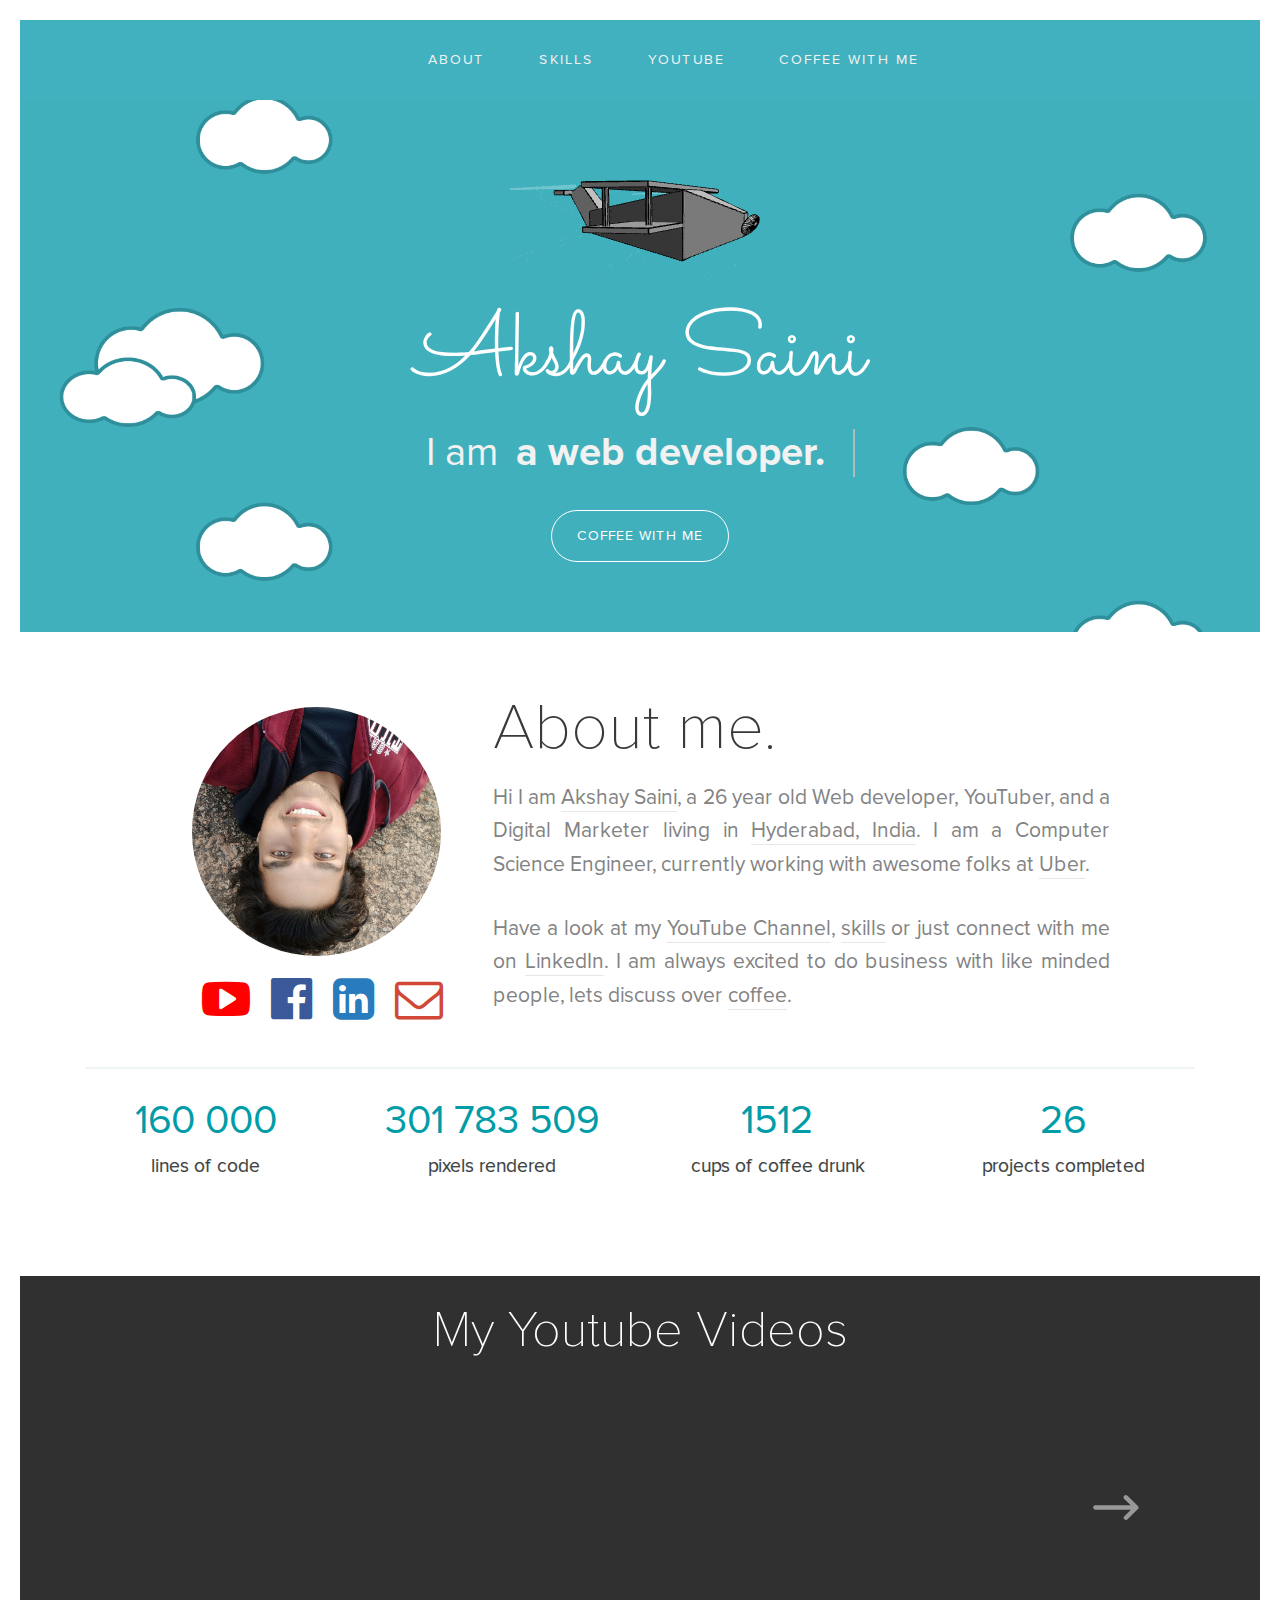
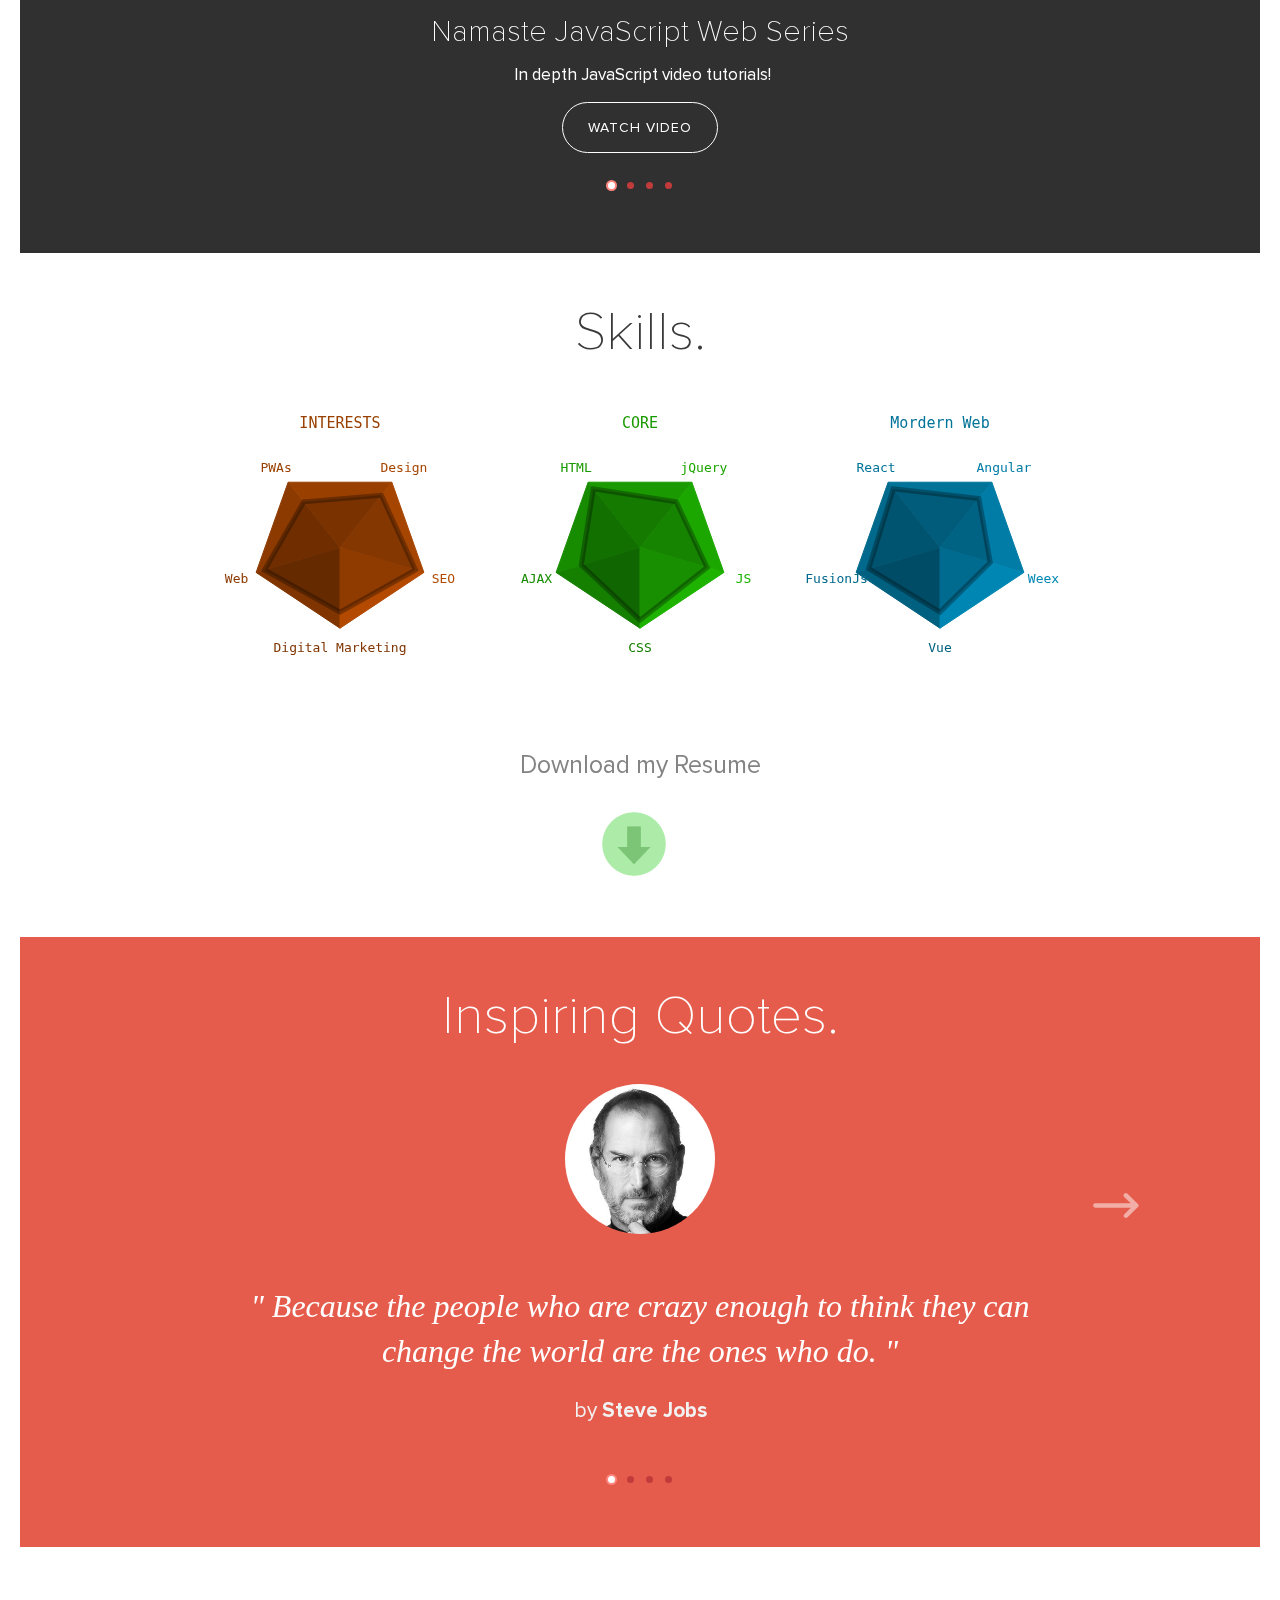
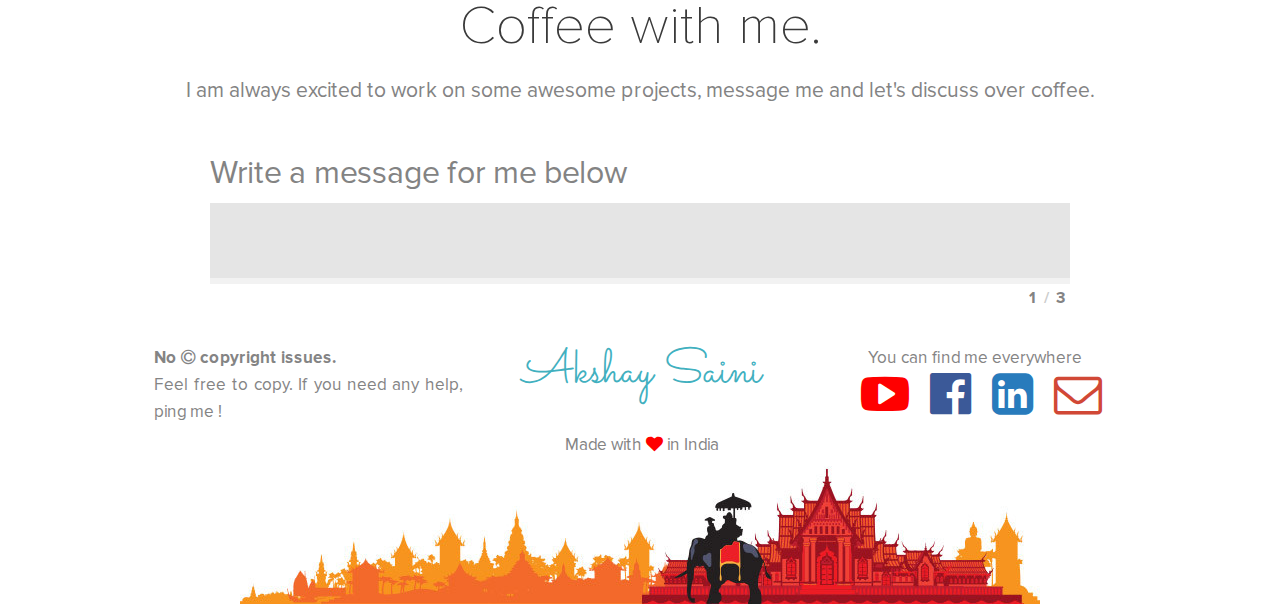
<file: index.html>
<!--
██╗  ██╗███████╗██╗     ██╗      ██████╗     ██╗    ██╗ ██████╗ ██████╗ ██╗     ██████╗
██║  ██║██╔════╝██║     ██║     ██╔═══██╗    ██║    ██║██╔═══██╗██╔══██╗██║     ██╔══██╗
███████║█████╗  ██║     ██║     ██║   ██║    ██║ █╗ ██║██║   ██║██████╔╝██║     ██║  ██║
██╔══██║██╔══╝  ██║     ██║     ██║   ██║    ██║███╗██║██║   ██║██╔══██╗██║     ██║  ██║
██║  ██║███████╗███████╗███████╗╚██████╔╝    ╚███╔███╔╝╚██████╔╝██║  ██║███████╗██████╔╝
╚═╝  ╚═╝╚══════╝╚══════╝╚══════╝ ╚═════╝      ╚══╝╚══╝  ╚═════╝ ╚═╝  ╚═╝╚══════╝╚═════╝

Greetings !

if (employer) {
  yes, I'm always looking for great opportunities;
}
else if (want a website) {
  ping me ! lets discuss how will I help you;
}
else if (geek) {
  hi, I love to be friends with like minded people.
  Message me, maybe we could help each other.
}
else {
  goto: akshaysaini.in/404
}
________________________________________________________________________________________

When I wrote this code, only God and I understood what I was doing
Now, God only knows

If you don't like anything on this website, bite me !
________________________________________________________________________________________

No copyright issues.
Feel free to copy anything and everything from this website.
If you need any help, ping me !
________________________________________________________________________________________

Cheers,
Akshay Saini
mailto: akshaysaini.in@gmail.com
________________________________________________________________________________________

I sincerely admit ! Not everything thing you saw on the website was developed by me from
scratch, most of it is my original creation otherwise some of the elements are inspired
or reproduced from the open source public code.

SSSssshhhhh!! The code starts below -->
<!doctype html>
<html class="no-js" lang="en">

<head>
  <meta charset="utf-8" />
  <meta name="google-site-verification" content="CCdRdGi4mcQEMv_Q4-K8uQwAU59lbJEycK-zBCBX4q0" />
  <meta name="description"
    content="Hello World, I'm a Web developer, YouTuber, and a Digital Marketer. If you want your own website or grow your business online then coffee with me.">
  <meta name="keywords"
    content="web development, web designing, youtube, javascript, tutorials, react, angular, website, seo, digital marketing, social media marketing, freelancer, bengaluru, india ">
  <meta name="author" content="Akshay Saini">
  <meta name="viewport" content="width=device-width, initial-scale=1.0" />
  <meta property="og:title" content="Akshay Saini " />
  <meta property="og:url" content="index.html" />
  <meta property="og:image" content="img/logo.png" />
  <meta property="og:site_name" content="Akshay Saini" />
  <meta property="og:description"
    content="Hello World, I'm a Web developer, YouTuber, and a Digital Marketer. If you want your own website or grow your business online then coffee with me." />
  <title>Akshay Saini</title>
  <link href="img/favicon.ico" type="image/x-icon" rel="shortcut icon" />
  <link rel="stylesheet" href="css/foundation.css" />
  <script src="js/vendor/modernizr.js"></script>
  <link rel="stylesheet" href="css/style.css" />
  <link rel="stylesheet" href="css/font.css" />
  <link rel="stylesheet" href="css/animate.css" />
  <link rel="stylesheet" href="css/icon.css" />
  <link href="https://fonts.googleapis.com/css?family=Sacramento" rel="stylesheet">
  <link rel="stylesheet" href="font/font-awesome/css/font-awesome.min.css">
  <link rel="stylesheet" type="text/css" href="css/component.css" />
  <script src="js/modernizr.custom.js"></script>
  <script src="js/jquery.min.js"></script>
  <script type="text/javascript">
    function hasScrolled() {var l = $(this).scrollTop(); Math.abs(lastScrollTop - l) <= delta || (l > lastScrollTop && l > navbarHeight ? $("header").removeClass("nav-down").addClass("nav-up") : l + $(window).height() < $(document).height() && $("header").removeClass("nav-up").addClass("nav-down"), lastScrollTop = l)} jQuery(window).scroll(function () {0 == jQuery(this).scrollTop() ? $("header").addClass("reachedTop") : $("header").removeClass("reachedTop")}); var didScroll, lastScrollTop = 0, delta = 2, navbarHeight = $("header").outerHeight(); $(window).scroll(function (l) {didScroll = !0}), setInterval(function () {didScroll && (hasScrolled(), didScroll = !1)}, 250);
  </script>
</head>

<body>
  <header class="nav-down reachedTop">
    <div class="wrapper" id="wrapper">
      <div class="row">
        <div class="small-12 large-12 columns alignCenter">
          <ul class="menu">
            <li><a href="#me">about</a></li>
            <li><a href="#myskills">skills</a></li>
            <li><a href="#projects">youtube</a></li>
            <li><a href="#coffeewithme">coffee with me</a></li>
        </div>
      </div>
    </div>
  </header>
  <section class="intro" id="intro">
    <div class="row" id="middle_row">
      <div class="medium-12 columns alignCenter">
        <section class="cd-intro">
          <h1 class="cd-headline clip is-full-width">
            <img src="img/plane.gif"><br>
            <span class="title">Akshay Saini</span><br>
            <span class="iama">I am </span>
            <span class="cd-words-wrapper">
              <b class="is-visible">a web developer.&nbsp;&nbsp;</b>
              <b>a YouTuber.</b>
              <b>a digital marketer.</b>
              <b>an SEO analyst.</b>
              <b>a proud Indian.</b>
            </span><br>
          </h1>
        </section>
        <a href="#coffeewithme" class="btn"> Coffee with me</a>
      </div>
    </div>
  </section>
  <section class="about" id="me">
    <div class="row">
      <div class="large-12 medium-12 columns">
        <div class="large-4 medium-4 columns">
          <img class="logo" src="img/akshay.jpg">
          <div class="medium-12 columns">
            <ul class="tools">
              <li><a href="https://youtube.com/akshaymarch7" target="_blank"><i class="fa fa-youtube-play"></i></a></li>
              <li><a href="https://www.facebook.com/akshaymarch7" target="_blank"><i
                    class="fa fa-facebook-official"></i></a></li>
              <li><a href="https://in.linkedin.com/in/akshaymarch7" target="_blank"><i
                    class="fa fa-linkedin-square"></i></a></li>
              <li><a href="mailto:akshaysaini.in@gmail.com" target="_blank"><i class="fa fa-envelope-o"></i></a></li>
            </ul>
          </div>
        </div>
        <div class="large-8 medium-8 columns">
          <h1>About me.</h1>
          <p>
            Hi I am <a href="https://youtube.com/akshaymarch7" target="_blank">Akshay Saini</a>, a 26 year old Web
            developer, YouTuber, and a Digital Marketer living in <a href="https://goo.gl/maps/micNErJmWA5UovBG8"
              target="_blank">Hyderabad, India</a>. I am a Computer Science Engineer, currently working with awesome
            folks at <a href="http://www.uber.com/" rel="nofollow" target="_blank">Uber</a>.
          </p>
          <p>
            Have a look at my <a href="https://youtube.com/akshaymarch7" target="_blank">YouTube Channel</a>, <a
              href="#myskills">skills</a> or just connect with me on <a href="https://in.linkedin.com/in/akshaymarch7"
              target="_blank">LinkedIn</a>. I am always excited to do business with like minded people, lets discuss
            over <a href="#coffeewithme">coffee</a>.
          </p>
        </div>
      </div>
    </div>
  </section>
  <hr class="num">
  <section class="numbers-wrapper">
    <section class="numbers-inner-wrapper">
      <div class="numbers">
        <h4 id="coded-lines">160 000</h4>
        <span>lines of code</span>
      </div>
      <div class="numbers">
        <h4 id="rendered-pixels">301 783 509</h4>
        <span>pixels rendered</span>
      </div>
      <div class="numbers">
        <h4 id="coffee-cups">1512</h4>
        <span>cups of coffee drunk</span>
      </div>
      <div class="numbers">
        <h4 id="projects-completed">26</h4>
        <span>projects completed</span>
      </div>
    </section>
  </section>
  <section class="projects" id="projects">
    <div class="row alignCenter">
      <h1>My Youtube Videos</h1>
      <div id="cbp-fwslider" class="cbp-fwslider">
        <ul>
          <li>
            <iframe width="400" height="225" src="https://www.youtube.com/embed/pN6jk0uUrD8" frameborder="0"
              allow="accelerometer; autoplay; encrypted-media; gyroscope; picture-in-picture" allowfullscreen></iframe>
            <h2 class="name">Namaste JavaScript Web Series</h2>
            <p class="desc">
              In depth JavaScript video tutorials!
            </p>
            <a class="btn project" href="https://youtube.com/akshaymarch7">Watch Video</a>
          </li>
          <li>
            <iframe width="400" height="225" src="https://www.youtube.com/embed/ozh5WMot6io" frameborder="0"
              allow="accelerometer; autoplay; encrypted-media; gyroscope; picture-in-picture" allowfullscreen></iframe>
            <h2 class="name">How to become a Web Developer</h2>
            <p class="desc">
              Covering my personal tips and tricks!
            </p>
            <a class="btn project" href="https://youtube.com/akshaymarch7">Watch Video</a>
          </li>
          <li>
            <iframe width="400" height="225" src="https://www.youtube.com/embed/ExPusSE0d30" frameborder="0"
              allow="accelerometer; autoplay; encrypted-media; gyroscope; picture-in-picture" allowfullscreen></iframe>
            <h2 class="name">My Journey</h2>
            <p class="desc">
              How I fell in love with Javascript and ended up being a Web Developer!
            </p>
            <a class="btn project" href="https://youtube.com/akshaymarch7">Watch Video</a>
          </li>
          <li>
            <br>
            <br>
            <br>
            <br>
            <h2 class="name">There are many more !</h2>
            <p class="desc">
              Check out all the videos on my Youtube Channel
            </p>
            <a class="btn project" href="https://youtube.com/akshaymarch7" target="_blank">Visit now</a>
          </li>
        </ul>
      </div>
    </div>
  </section>
  <section class="myskills" id="myskills">
    <div class="row alignCenter">
      <h1>Skills.</h1>
      <div class="skills">
      </div>
      <div class="downloadCV">
        <p>
          Download my Resume
        </p>
        <img class="resume" onclick="changeImage()" src="img/dwnld.png">
      </div>
    </div>
  </section>
  <section class="quotes" id="quotes">
    <div class="row alignCenter">
      <h1>Inspiring Quotes.</h1>
      <p>
      </p>
      <div id="quote-slider" class="cbp-fwslider">
        <ul>
          <li>
            <img class="quotes_img" src="img/quotes/steve-jobs.jpg" alt="Steve Jobs" />
            <h2 class="quotelines">" Because the people who are crazy enough to think they can<br>
              change the world are the ones who do. "</h2>
            <p class="desc">
              by <b>Steve Jobs</b>
            </p>
          </li>
          <li>
            <img class="quotes_img" src="img/quotes/bill-gates.jpg" alt="Bill Gates" />
            <h2 class="quotelines">" Success is a lousy teacher. It seduces smart people into<br>
              thinking they can't lose. "</h2>
            <p class="desc">
              by <b>Bill Gates</b>
            </p>
          </li>
          <li>
            <img class="quotes_img" src="img/quotes/linus-torvalds.jpg" alt="Linus Torvalds" />
            <h2 class="quotelines">" See, you not only have to be a good coder to create system<br>
              like Linux, you have to be a sneaky bastard too. "</h2>
            <p class="desc">
              by <b>Linus Torvalds</b>
            </p>
          </li>
          <li>
            <img class="quotes_img" src="img/quotes/larry-page.jpg" alt="Larry Page" />
            <h2 class="quotelines">" If you're changing the world, you're working on important things.<br>
              You're excited to get up in the morning. "</h2>
            <p class="desc">
              by <b>Larry Page</b>
            </p>
          </li>
        </ul>
      </div>
    </div>
  </section>
  <section class="coffeewithme" id="coffeewithme">
    <div class="row alignCenter">
      <h1>Coffee with me.</h1>
      <p>
        I am always excited to work on some awesome projects, message me and let's discuss over coffee.
      </p>
      <form id="theForm" class="simform" autocomplete="off">
        <div class="simform-inner">
          <ol class="questions">
            <li>
              <span><label for="q1">Write a message for me below</label></span>
              <input id="q1" name="q1" type="text" />
            </li>
            <li>
              <span><label for="q2">Your name</label></span>
              <input id="q2" name="q2" type="text" />
            </li>
            <li>
              <span><label for="q3">Your email or phone number</label></span>
              <input id="q3" name="q3" type="text" />
            </li>
          </ol>
          <!-- /questions -->
          <button class="submit" type="submit">Send answers</button>
          <div class="controls">
            <button class="next"><i class="fa fa-arrow-right"></i></button>
            <div class="progress">
            </div>
            <span class="number">
              <span class="number-current"></span>
              <span class="number-total"></span>
            </span>
            <span class="error-message"></span>
          </div>
          <!-- / controls -->
        </div>
        <!-- /simform-inner -->
        <span class="final-message"></span>
      </form>
      <!-- /simform -->
    </div>
  </section>
  <section class="sayhello" id="hello">
    <div class="row">
      <div class="large-4 columns pad10">
        <p>
          <b>No <i class="fa fa-copyright"></i> copyright issues.</b><br>
          Feel free to copy. If you need any help, ping me !
        </p>
      </div>
      <div class="large-4 columns">
        <p class="footTitle alignCenter">
          Akshay Saini
        </p>
        <p class="madewithlove">
          Made with <i class="fa fa-heart"></i> in India
        </p>
      </div>
      <div class="large-4 columns alignCenter pad10">
        <p class="alignCenter">
          You can find me everywhere
        </p>
        <ul class="tools">
          <li><a href="https://youtube.com/akshaymarch7" target="_blank"><i class="fa connect-icon fa-youtube-play"></i></a></li>
          <li><a href="https://www.facebook.com/akshaysaini.in" target="_blank"><i
                class="fa connect-icon fa-facebook-official"></i></a></li>
          <li><a href="https://in.linkedin.com/in/akshaymarch7" target="_blank"><i
                class="fa connect-icon fa-linkedin-square"></i></a></li>
          <li><a href="mailto:akshaysaini.in@gmail.com" target="_blank"><i class="fa connect-icon fa-envelope-o"></i></a></li>
        </ul>
      </div>
    </div>
    <img class="footer-image" src="img/foot.jpg">
  </section>
  <script src="js/classie.js"></script>
  <script src="js/stepsForm.js"></script>
  <script src="js/jquery.animateNumber.min.js"></script>
  <script src="js/jquery.cbpFWSlider.min.js"></script>
  <script>
    $(function () {
      $('#cbp-fwslider').cbpFWSlider();
      $('#quote-slider').cbpFWSlider();
      setInterval(function () {
        if ($('.cbp-fwnext').eq(1).is(":visible")) {
          $('.cbp-fwnext').eq(1).click();
        }
        else {
          $('.cbp-fwdots').eq(1).find('span').click();
        }
      }, 6000);
    });
  </script>
  <script type="text/javascript" src="js/jquery.easing.1.3.js"></script>
  <script type="text/javascript">
    $(function () {
      $('header a').bind('click', function (event) {
        var $anchor = $(this);
        $('html, body').stop().animate({
          scrollTop: $($anchor.attr('href')).offset().top
        }, 1500, 'easeInOutExpo');
        event.preventDefault();
      });
    });
    $(function () {
      $('#intro a').bind('click', function (event) {
        var $anchor = $(this);
        $('html, body').stop().animate({
          scrollTop: $($anchor.attr('href')).offset().top
        }, 1500, 'easeInOutExpo');
        event.preventDefault();
      });
    });
  </script>
  <script src="js/foundation.min.js"></script>
  <script>
    $(document).foundation();
  </script>
  <script src="js/textRotate.js"></script>
  <script type="text/javascript">
    var sc_project = 11086857;
    var sc_invisible = 1;
    var sc_security = "58e9ef84";
    var scJsHost = (("https:" == document.location.protocol) ?
      "https://secure." : "http://www.");
    document.write("<sc" + "ript type='text/javascript' src='" +
      scJsHost +
      "statcounter.com/counter/counter.js'></" + "script>");
  </script>
  <noscript>
    <div class="statcounter"><a title="create counter" href="http://statcounter.com/free-hit-counter/"
        target="_blank"><img class="statcounter" src="//c.statcounter.com/11086857/0/58e9ef84/1/" alt="create
counter"></a></div>
  </noscript>
  <script>
    (function (i, s, o, g, r, a, m) {
      i['GoogleAnalyticsObject'] = r; i[r] = i[r] || function () {
        (i[r].q = i[r].q || []).push(arguments)
      }, i[r].l = 1 * new Date(); a = s.createElement(o),
        m = s.getElementsByTagName(o)[0]; a.async = 1; a.src = g; m.parentNode.insertBefore(a, m)
    })(window, document, 'script', 'https://www.google-analytics.com/analytics.js', 'ga');

    ga('create', 'UA-36122972-4', 'auto');
    ga('send', 'pageview');

  </script>
</body>

</html>
</file>
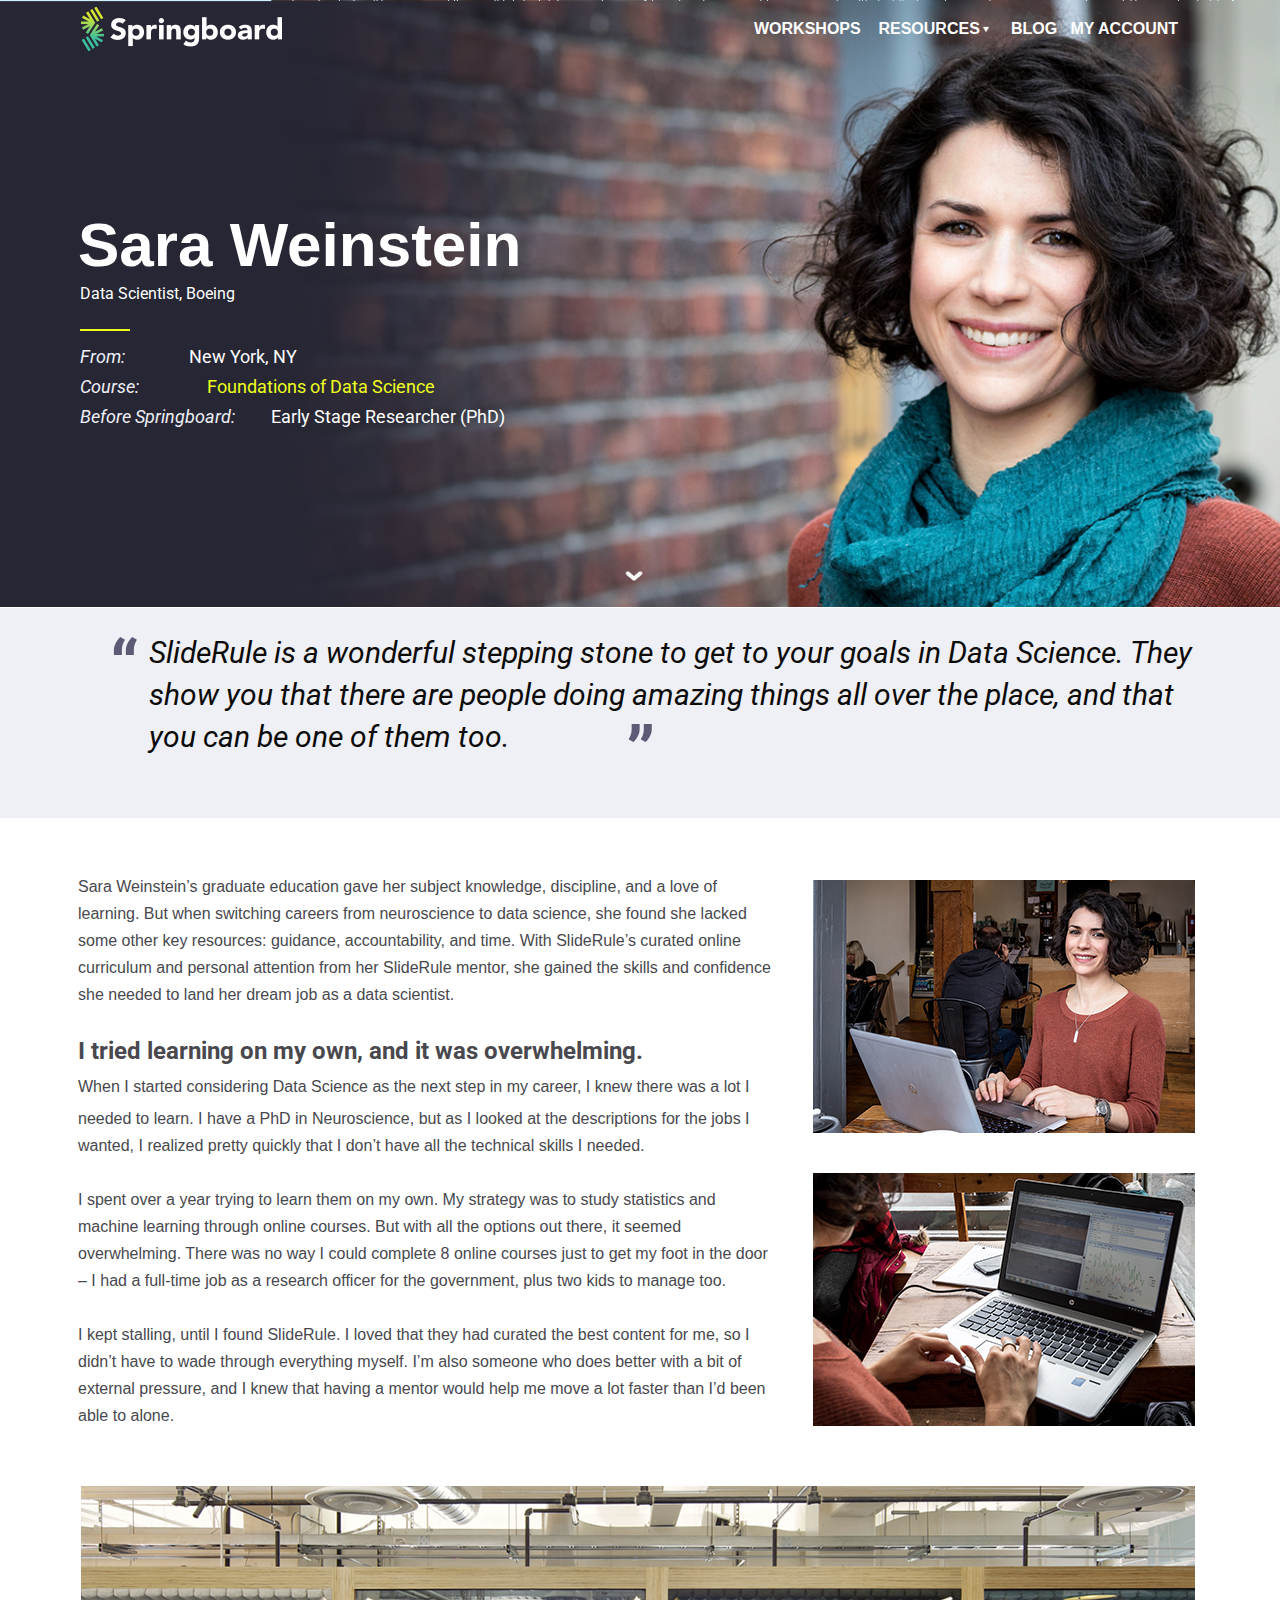
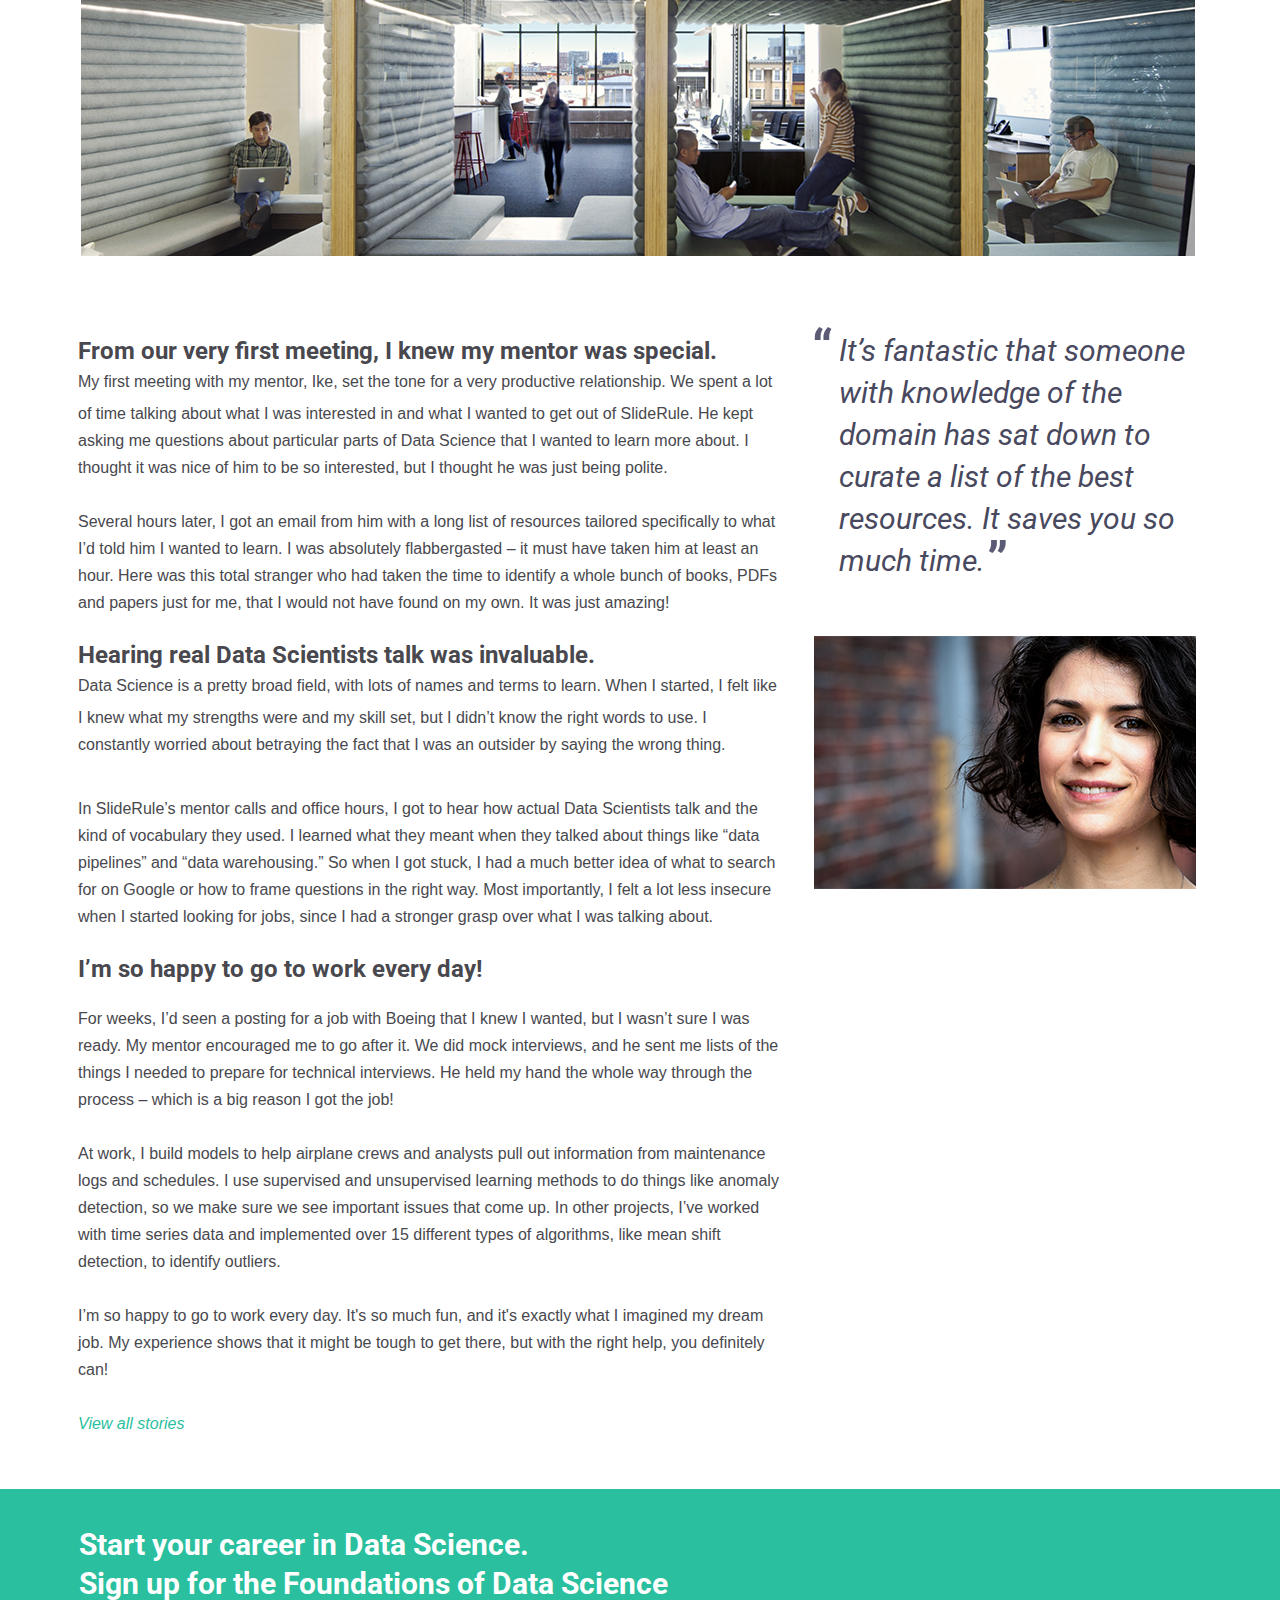
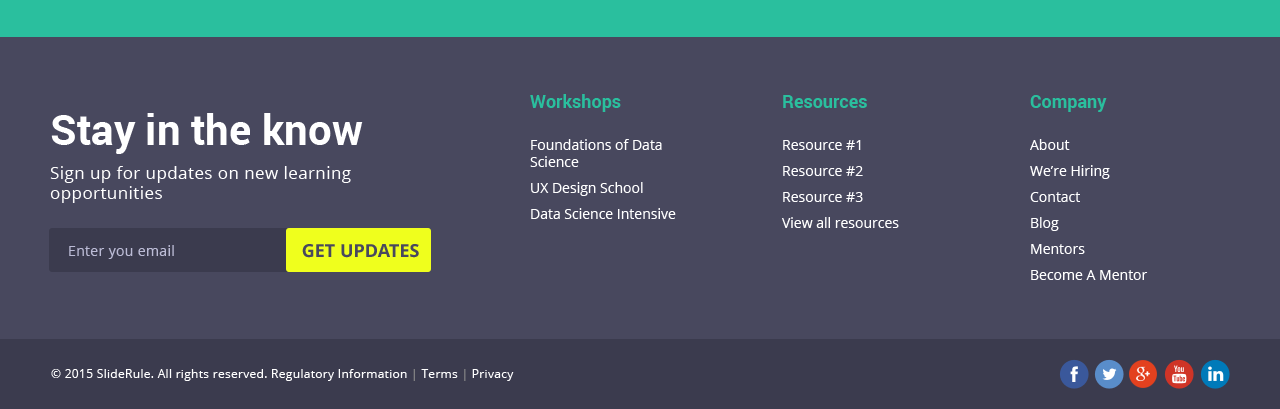
<file: springboard2/index.html>
<!doctype html>
<html>

<head>
    <title>SpringBoard Task 2</title>
    <meta charset="UTF-8">
    <link rel="stylesheet" type="text/css" href="style.css">
    <link rel="stylesheet" type="text/css" href="http://fonts.googleapis.com/css?family=Roboto:100,100italic,300,300italic,regular,italic,500,500italic,700,700italic,900,900italic&amp;subset=cyrillic,cyrillic-ext,greek,greek-ext,latin,latin-ext,vietnamese">
    <link rel="stylesheet" type="text/css" href="http://fonts.googleapis.com/css?family=Open+Sans:300,300italic,regular,italic,600,600italic,700,700italic,800,800italic&amp;subset=cyrillic,cyrillic-ext,greek,greek-ext,latin,latin-ext,vietnamese">
</head>

<body>
    <div class="global_container_">
        <header class="header">
            <div class="col-2">
                <div class="col">
                    <div class="l-constrained-3">
                        <div class="head group">
                            <img class="vector-smart-object" src="images/vector_smart_object.png" alt="" width="201" height="46">
                            <div class="logged-in">
                                <p class="text">Workshops &nbsp;&nbsp;&nbsp;RESOURCES &nbsp;&nbsp;&nbsp;&nbsp;&nbsp;&nbsp;Blog &nbsp;&nbsp;My Account</p>
                                <img class="shape-2-copy" src="images/shape_2_copy_2.png" alt="" width="8" height="7">
                            </div>
                        </div>
                        <div class="hero group">
                            <p class="text-2">Sara Weinstein</p>
                            <p class="text-3">Data Scientist, Boeing</p>
                            <div class="separator"></div>
                            <p class="text-4"><em class="text-style">From:</em>&nbsp;&nbsp;&nbsp;&nbsp;&nbsp;&nbsp;&nbsp;&nbsp;&nbsp;&nbsp;&nbsp;&nbsp;&nbsp;&nbsp;&nbsp;&nbsp;New York, NY
                                <br><em class="text-style">Course:</em>&nbsp;&nbsp;&nbsp;&nbsp;&nbsp;&nbsp;&nbsp;&nbsp;&nbsp;&nbsp;&nbsp;&nbsp;&nbsp;&nbsp;&nbsp;&nbsp;&nbsp;<span class="colorefff1d">Foundations of Data Science</span>
                                <br><em class="text-style">Before Springboard:</em>&nbsp;&nbsp;&nbsp;&nbsp;&nbsp;&nbsp;&nbsp;&nbsp;&nbsp;Early Stage Researcher (PhD)</p>
                            <img class="layer19-copy" src="images/19_copy.png" alt="" width="20" height="12">
                        </div>
                    </div>
                </div>
                <div class="testimonial">
                    <div class="l-constrained-4 group">
                        <p class="text-5">“</p>
                        <div class="wrapper-3">
                            <p class="text-6">SlideRule is a wonderful stepping stone to get to your goals in Data Science. They show you that there are people doing amazing things all over the place, and that you can be one of them too.</p>
                            <p class="text-7">”</p>
                        </div>
                    </div>
                </div>
            </div>
        </header>
        <div class="main-content-wrapper">
            <div class="l-unconstrained">
                <div class="l-constrained">
                    <div class="row group">
                        <p class="text-8"><span class="text-style-2">Sara Weinstein’s graduate education gave her subject knowledge, discipline, and a love of learning. But when switching careers from neuroscience to data science, she found she lacked some other key resources: guidance, accountability, and time. With SlideRule’s curated online curriculum and personal attention from her SlideRule mentor, she gained the skills and confidence she needed to land her dream job as a data scientist. &nbsp;</span>
                            <br><span class="text-style-3">&nbsp;</span>
                            <br><strong class="text-style-4">I tried learning on my own, and it was </strong><strong class="text-style-5">overwhelming.</strong>
                            <br><span class="text-style-6">When I started considering Data Science as the next step in my career, I </span><span class="text-style-2">knew there was a lot I needed to learn. I have a PhD in Neuroscience, but as I looked at the descriptions for the jobs I wanted, I realized pretty quickly that I don’t have all the technical skills I needed.</span>
                            <br><span class="text-style-3">&nbsp;</span>
                            <br><span class="text-style-2">I spent over a year trying to learn them on my own. My strategy was to study statistics and machine learning through online courses. But with all the options out there, it seemed overwhelming. There was no way I could complete 8 online courses just to get my foot in the door – I had a full-time job as a research officer for the government, plus two kids to manage too. </span>
                            <br><span class="text-style-3">&nbsp;</span>
                            <br><span class="text-style-2">I kept stalling, until I found SlideRule. I loved that they had curated the best content for me, so I didn’t have to wade through everything myself. I’m also someone who does better with a bit of external pressure, and I knew that having a mentor would help me move a lot faster than I’d been able to alone.</span>
                        </p>
                        <div class="col-4">
                            <div class="layer-299-holder">
                                <img class="sara" src="images/sara_2.png" alt="" width="382" height="253">
                            </div>
                            <div class="layer-301-holder">
                                <img class="sara-2" src="images/sara_3.png" alt="" width="382" height="253">
                            </div>
                        </div>
                    </div>
                    <div class="wrapper-4">
                        <p class="text-9"><strong class="text-style-4">From our very first meeting, I knew my mentor was special.</strong>
                            <br><span class="text-style-6">My first meeting with my mentor, Ike, set the tone for a very productive </span><span class="text-style-2">relationship. We spent a lot of time talking about what I was interested in and what I wanted to get out of SlideRule. He kept asking me questions about particular parts of Data Science that I wanted to learn more about. I thought it was nice of him to be so interested, but I thought he was just being polite.</span>
                            <br><span class="text-style-3">&nbsp;</span>
                            <br><span class="text-style-2">Several hours later, I got an email from him with a long list of resources tailored specifically to what I’d told him I wanted to learn. I was absolutely flabbergasted – it must have taken him at least an hour. Here was this total stranger who had taken the time to identify a whole bunch of books, PDFs and papers just for me, that I would not have found on my own. It was just amazing!</span>
                            <br><span class="text-style-3">&nbsp;</span>
                            <br><strong class="text-style-4">Hearing real Data Scientists talk was invaluable.</strong>
                            <br><span class="text-style-6">Data Science is a pretty broad field, with lots of names and terms to learn. When I started, I </span><span class="text-style-2">felt like I knew what my strengths were and my skill set, but I didn’t know the right words to use. I constantly worried about betraying the fact that I was an outsider by saying the wrong thing.</span>
                            <br><span class="text-style-7">&nbsp;</span>
                            <br><span class="text-style-2">In SlideRule’s mentor calls and office hours, I got to hear how actual Data Scientists talk and the kind of vocabulary they used. I learned what they meant when they talked about things like “data pipelines” and “data warehousing.” So when I got stuck, I had a much better idea of what to search for on Google or how to frame questions in the right way. Most importantly, I felt a lot less insecure when I started looking for jobs, since I had a stronger grasp over what I was talking about.</span>
                            <br><span class="text-style-3">&nbsp;</span>
                            <br><strong class="text-style-4">I’m so happy to go to work every day!</strong>
                            <br><span class="text-style-8">&nbsp;</span>
                            <br><span class="text-style-2">For weeks, I’d seen a posting for a job with Boeing that I knew I wanted, but I wasn’t sure I was ready. My mentor encouraged me to go after it. We did mock interviews, and he sent me lists of the things I needed to prepare for technical interviews. He held my hand the whole way through the process – which is a big reason I got the job! </span>
                            <br><span class="text-style-3">&nbsp;</span>
                            <br><span class="text-style-2">At work, I build models to help airplane crews and analysts pull out information from maintenance logs and schedules. I use supervised and unsupervised learning methods to do things like anomaly detection, so we make sure we see important issues that come up. In other projects, I’ve worked with time series data and implemented over 15 different types of algorithms, like mean shift detection, to identify outliers.</span>
                            <br><span class="text-style-3">&nbsp;</span>
                            <br><span class="text-style-2">I’m so happy to go to work every day. It's so much fun, and it's exactly what I imagined my dream job. My experience shows that it might be tough to get there, but with the right help, you definitely can! </span>
                            <br><span class="text-style-3">&nbsp;</span>
                            <br><em class="text-style-9">View all stories</em>
                        </p>
                        <div class="col-3">
                            <img class="layer-290" src="images/layer_290.png" alt="" width="1114" height="370">
                            <div class="testimonial-2 group">
                                <p class="text-10">“</p>
                                <div class="col-5">
                                    <p class="text-11">It’s fantastic that someone with knowledge of the domain has sat down to curate a list of the best resources. It saves you so much time.</p>
                                    <p class="text-12">”</p>
                                </div>
                            </div>
                        </div>
                        <img class="sara-3" src="images/sara.png" alt="" width="382" height="253">
                    </div>
                </div>
            </div>
            <div class="pdf-cta">
                <div class="l-constrained-2">
                    Start your career in Data Science.
                    <br>Sign up for the Foundations of Data Science
                </div>
            </div>
            <div class="footer"></div>
        </div>
        <footer class="footer-2"></footer>
    </div>
</body>

</html>
</file>
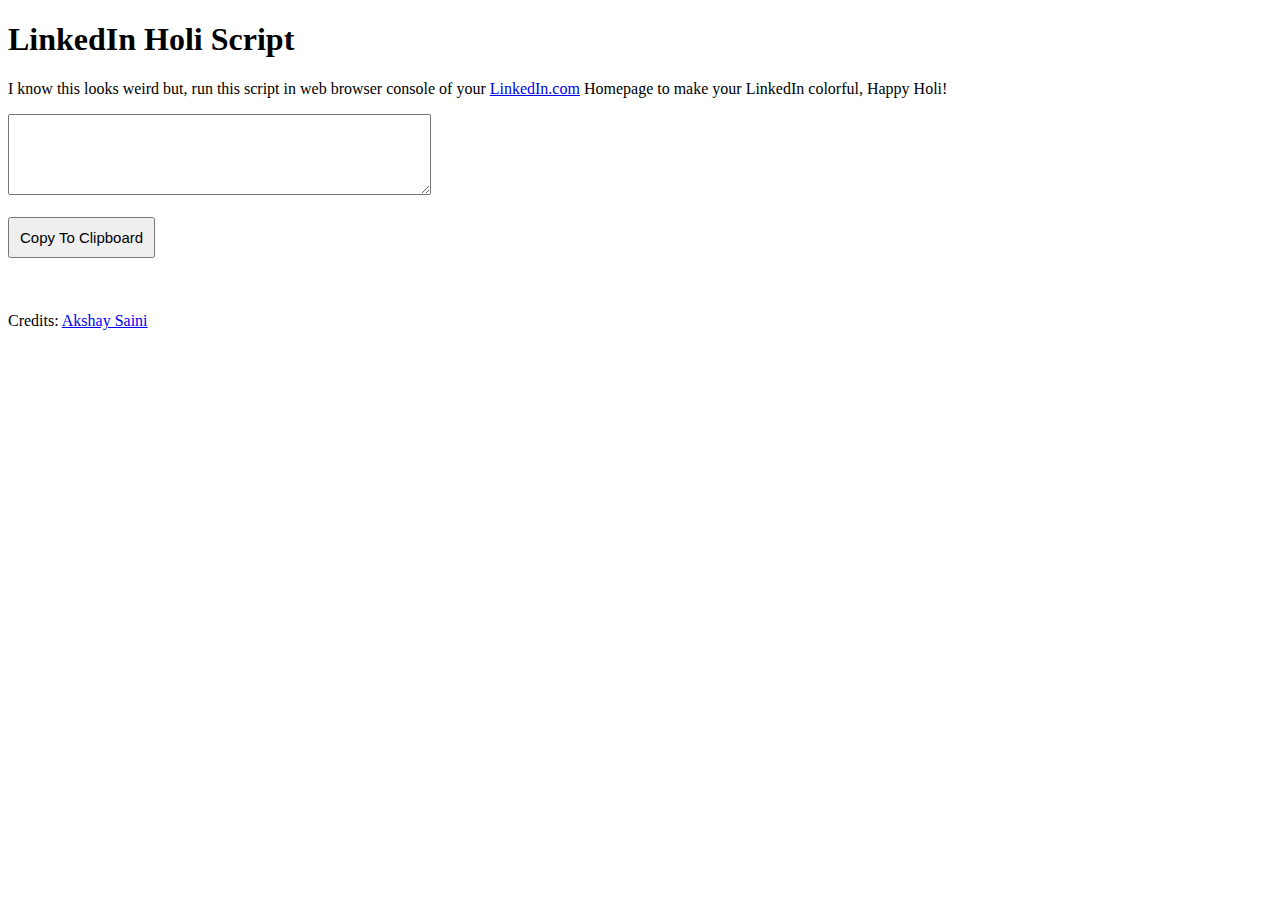
<file: holi.html>
<!DOCTYPE html>
<head>
  <title>Akshay Saini</title>
</head>
<body>
  <h1>LinkedIn Holi Script</h1>
  <p>I know this looks weird but, run this script in web browser console of your <a target="_blank" href="https://www.linkedin.com/feed/">LinkedIn.com</a> Homepage to make your LinkedIn colorful, Happy Holi!</p>
  <textarea name="holi" id="holi" cols="50" rows="5" value="helloworld"></textarea>
<br/><br/><button style="padding:10px; font-size:15px;cursor: pointer" onclick="myFunction()">Copy To Clipboard</button>
<br/><br/><br/><br/><div>Credits: <a href="https://www.linkedin.com/in/akshaymarch7" target="_blank">Akshay Saini</a></div>
  <script>
    function myFunction() {
      var copyText = document.getElementById("holi");
      copyText.select();
      document.execCommand("copy");
      document.querySelector("button").innerHTML="Copied!"
    }
  fetch("https://akshaysaini.in/js/holi.js").then((res)=>res.text()).then((res)=>{
    if(res.substring(0,3) !== "var"){
      window.location.reload();
    }
    document.querySelector("#holi").value=res;
    });
  </script>
</body>
</html>
</file>
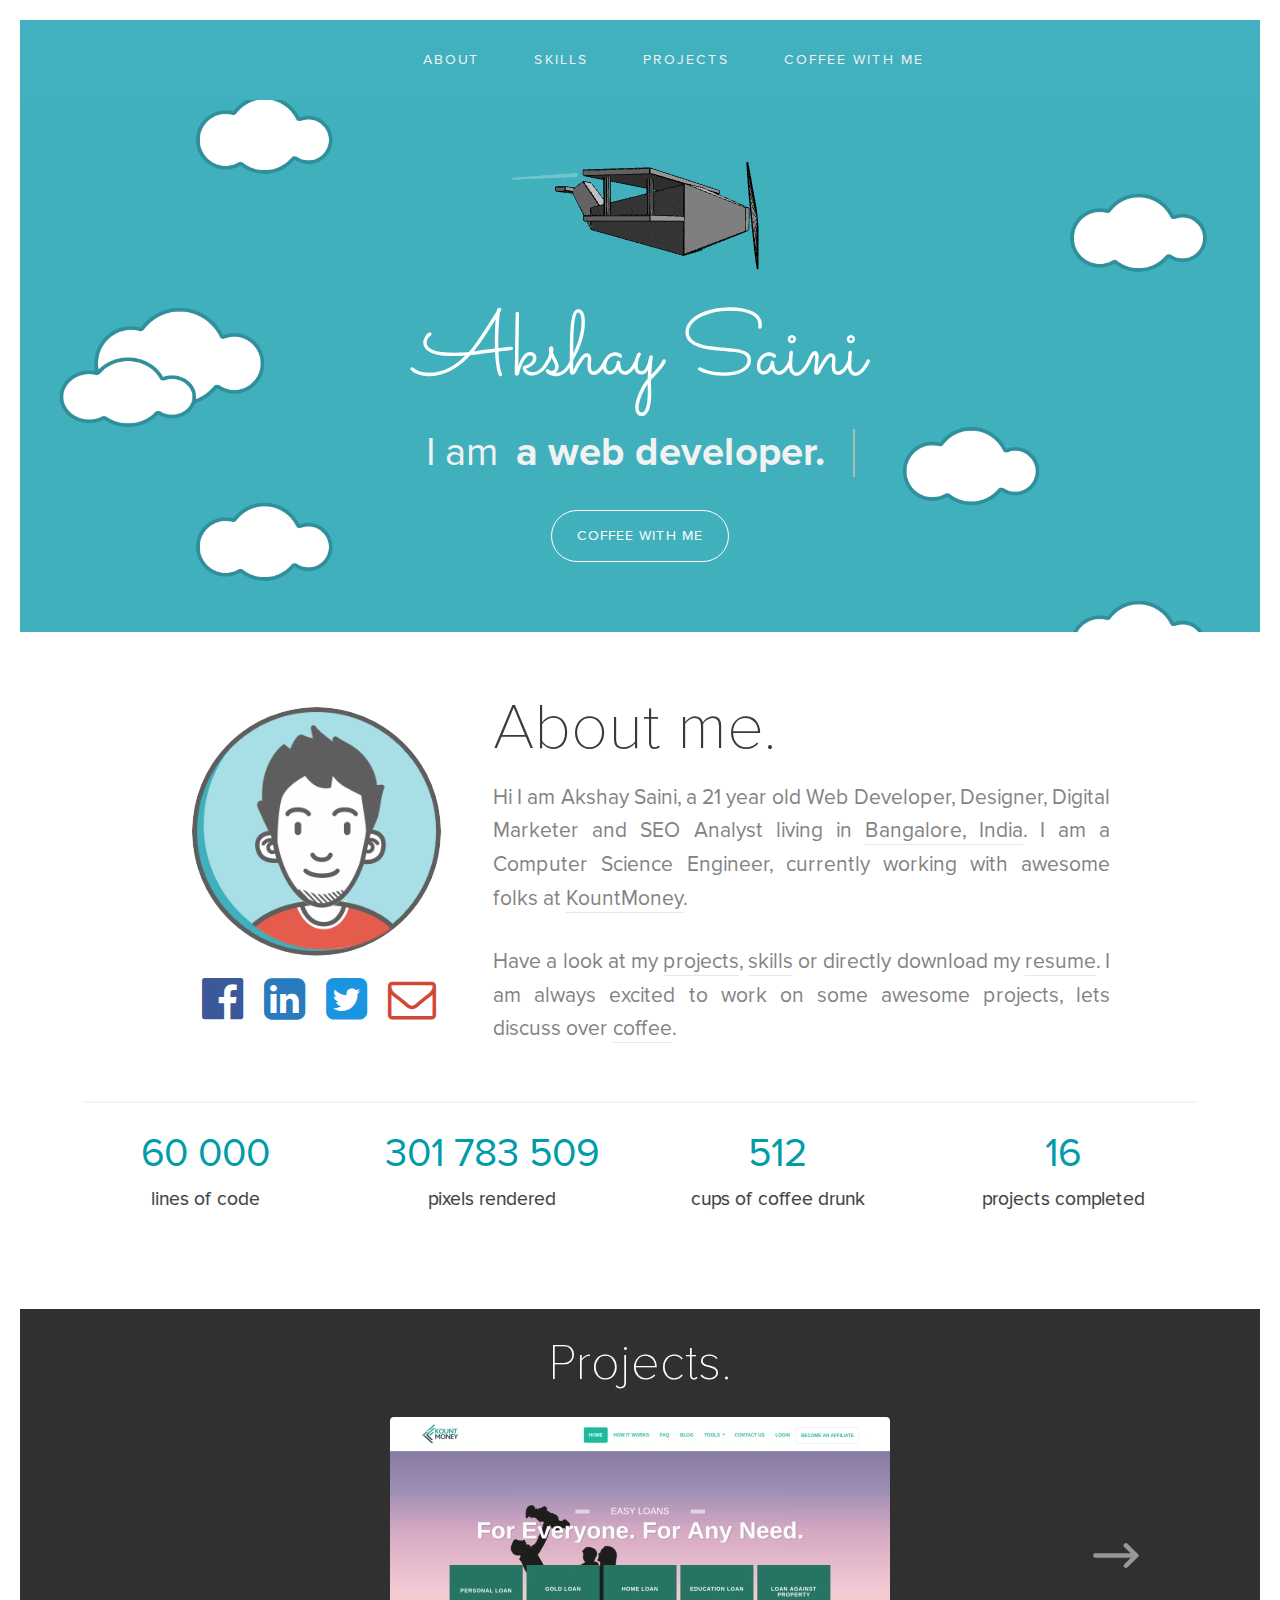
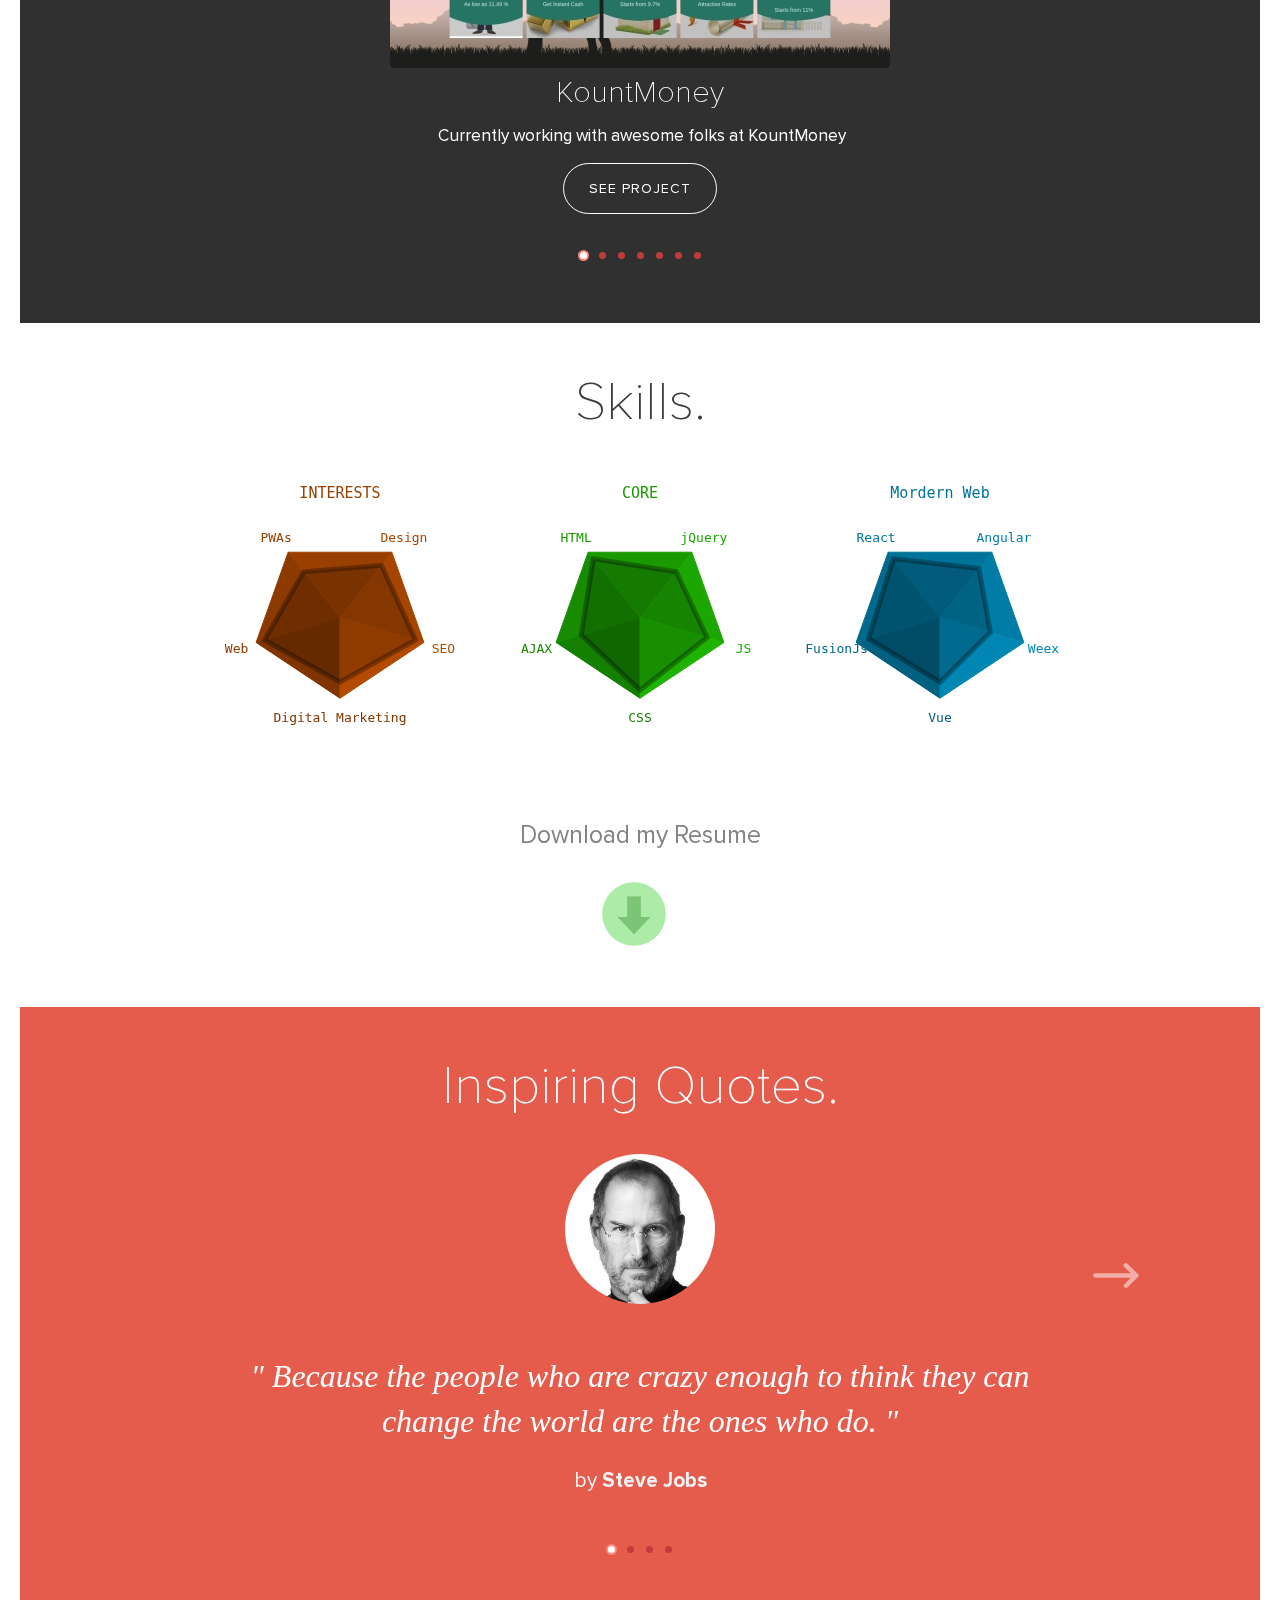
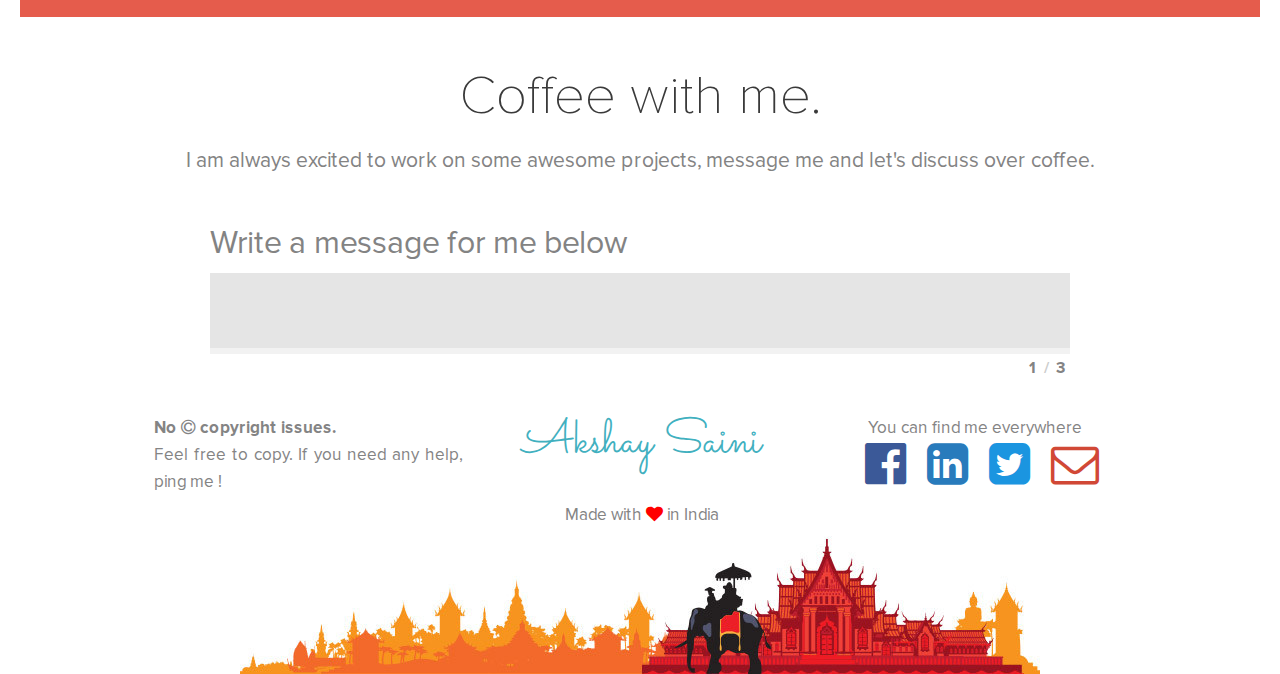
<file: index2.html>
<!--
██╗  ██╗███████╗██╗     ██╗      ██████╗     ██╗    ██╗ ██████╗ ██████╗ ██╗     ██████╗ 
██║  ██║██╔════╝██║     ██║     ██╔═══██╗    ██║    ██║██╔═══██╗██╔══██╗██║     ██╔══██╗
███████║█████╗  ██║     ██║     ██║   ██║    ██║ █╗ ██║██║   ██║██████╔╝██║     ██║  ██║
██╔══██║██╔══╝  ██║     ██║     ██║   ██║    ██║███╗██║██║   ██║██╔══██╗██║     ██║  ██║
██║  ██║███████╗███████╗███████╗╚██████╔╝    ╚███╔███╔╝╚██████╔╝██║  ██║███████╗██████╔╝
╚═╝  ╚═╝╚══════╝╚══════╝╚══════╝ ╚═════╝      ╚══╝╚══╝  ╚═════╝ ╚═╝  ╚═╝╚══════╝╚═════╝ 
                                                                                        
Greetings !

if (employer) {
  yes, I'm always looking for great opportunities;
}
else if (want a website) {
  ping me ! lets discuss how will I help you;
}
else if (female && single) {
  if you're on this page and still single. Ping me, I'm 21 :p
}
else if (geek) {
  hi, I love to be friends with like minded people. 
  Message me, maybe we could help each other.
}
else {
  goto: akshaysaini.in/404
}
________________________________________________________________________________________

When I wrote this code, only God and I understood what I was doing
Now, God only knows

If you don't like anything on this website, bite me !
________________________________________________________________________________________

No copyright issues.
Feel free to copy anything and everything from this website. 
If you need any help, ping me !
________________________________________________________________________________________

Cheers,
Akshay Saini
mailto: akshaymarch7@gmail.com
________________________________________________________________________________________

I sincerely admit ! Not everything thing you saw on the website was developed by me from 
scratch, most of it is my original creation otherwise some of the elements are inspired 
or reproduced from the open source public code. 

SSSssshhhhh!! The code starts below -->
<!doctype html>
<html class="no-js" lang="en">
<head>
<meta charset="utf-8"/>
<meta name="google-site-verification" content="CCdRdGi4mcQEMv_Q4-K8uQwAU59lbJEycK-zBCBX4q0" />
<meta name="description" content="Hello World, I'm a Web developer, UI/UX designer, SEO Analyst, a Digital Marketer. If you want your own website or grow your business online then coffee with me.">
<meta name="keywords" content="web development, web designing, website, seo, digital marketing, social media marketing, freelancer, bengaluru, india ">
<meta name="author" content="Akshay Saini">
<meta name="viewport" content="width=device-width, initial-scale=1.0"/>
<meta property="og:title" content="Akshay Saini "/>
<meta property="og:url" content="index.html"/>
<meta property="og:image" content="img/logo.png"/>
<meta property="og:site_name" content="Akshay Saini"/>
<meta property="og:description" content="Hello World, I'm a Web developer, UI/UX designer, SEO Analyst, a Digital Marketer. If you want your own website or grow your business online then coffee with me."/>
<title>Akshay Saini</title>
<link href="img/favicon.ico" type="image/x-icon" rel="shortcut icon"/>
<link rel="stylesheet" href="css/foundation.css"/>
<script src="js/vendor/modernizr.js"></script>
<link rel="stylesheet" href="css/style.css"/>
<link rel="stylesheet" href="css/font.css"/>
<link rel="stylesheet" href="css/animate.css"/>
<link rel="stylesheet" href="css/icon.css"/>
<link href="https://fonts.googleapis.com/css?family=Sacramento" rel="stylesheet">
<link rel="stylesheet" href="font/font-awesome/css/font-awesome.min.css">
<link rel="stylesheet" type="text/css" href="css/component.css"/>
<script src="js/modernizr.custom.js"></script>
<script src="js/jquery.min.js"></script>
<script type="text/javascript">
   function hasScrolled(){var l=$(this).scrollTop();Math.abs(lastScrollTop-l)<=delta||(l>lastScrollTop&&l>navbarHeight?$("header").removeClass("nav-down").addClass("nav-up"):l+$(window).height()<$(document).height()&&$("header").removeClass("nav-up").addClass("nav-down"),lastScrollTop=l)}jQuery(window).scroll(function(){0==jQuery(this).scrollTop()?$("header").addClass("reachedTop"):$("header").removeClass("reachedTop")});var didScroll,lastScrollTop=0,delta=2,navbarHeight=$("header").outerHeight();$(window).scroll(function(l){didScroll=!0}),setInterval(function(){didScroll&&(hasScrolled(),didScroll=!1)},250);
   </script>
</head>
<body>
<header class="nav-down reachedTop">
<div class="wrapper" id="wrapper">
  <div class="row">
    <div class="small-12 large-12 columns alignCenter">
      <ul class="menu">
        <li><a href="#me">about</a></li>
        <li><a href="#myskills">skills</a></li>
        <li><a href="#projects">projects</a></li>
        <li><a href="#coffeewithme">coffee with me</a></li>
      </div>
    </div>
  </div>
  </header>
  <section class="intro" id="intro">
  <div class="row" id="middle_row">
    <div class="medium-12 columns alignCenter">
      <section class="cd-intro">
      <h1 class="cd-headline clip is-full-width">
      <img src="img/plane.gif"><br>
      <span class="title">Akshay Saini</span><br>
      <span class="iama">I am </span>
      <span class="cd-words-wrapper">
      <b class="is-visible">a web developer.&nbsp;&nbsp;</b>
      <b>a web designer.</b>
      <b>a digital marketer.</b>
      <b>an SEO analyst.</b>
      <b>a proud Indian.</b>
      </span><br>
      </h1>
      </section>
      <a href="#coffeewithme" class="btn"> Coffee with me</a>
    </div>
  </div>
  </section>
  <section class="about" id="me">
  <div class="row">
    <div class="large-12 medium-12 columns">
      <div class="large-4 medium-4 columns">
        <img class="logo" src="img/logo.png">
        <div class="medium-12 columns">
          <ul class="tools">
            <li><a href="https://www.facebook.com/akshaymarch7" target="_blank"><i class="fa fa-facebook-official"></i></a></li>
            <li><a href="https://in.linkedin.com/in/akshaymarch7" target="_blank"><i class="fa fa-linkedin-square"></i></a></li>
            <li><a href="https://twitter.com/akshaymarch7" target="_blank"><i class="fa fa-twitter-square"></i></a></li>
            <li><a href="mailto:akshaymarch7@gmail.com" target="_blank"><i class="fa fa-envelope-o"></i></a></li>
          </ul>
        </div>
      </div>
      <div class="large-8 medium-8 columns">
        <h1>About me.</h1>
        <p>
          Hi I am Akshay Saini, a 21 year old Web Developer, Designer, Digital Marketer and SEO Analyst living in <a href="https://www.google.co.in/maps/@12.9539974,77.6309395,11z" target="_blank">Bangalore, India</a>. I am a Computer Science Engineer, currently working with awesome folks at <a href="http://www.kountmoney.com/" rel="nofollow" target="_blank">KountMoney</a>.
        </p>
        <p>
          Have a look at my <a href="#projects">projects</a>, <a href="#myskills">skills</a> or directly download my <a href="#myskills">resume</a>. I am always excited to work on some awesome projects, lets discuss over <a href="#coffeewithme">coffee</a>.
        </p>
      </div>
    </div>
  </div>
  </section>
  <hr class="num">
  <section class="numbers-wrapper">
  <section class="numbers-inner-wrapper">
  <div class="numbers">
    <h4 id="coded-lines">60 000</h4>
    <span>lines of code</span>
  </div>
  <div class="numbers">
    <h4 id="rendered-pixels">301 783 509</h4>
    <span>pixels rendered</span>
  </div>
  <div class="numbers">
    <h4 id="coffee-cups">512</h4>
    <span>cups of coffee drunk</span>
  </div>
  <div class="numbers">
    <h4 id="projects-completed">16</h4>
    <span>projects completed</span>
  </div>
  </section>
  </section>
  <section class="projects" id="projects">
  <div class="row alignCenter">
    <h1>Projects.</h1>
    <div id="cbp-fwslider" class="cbp-fwslider">
      <ul>
        <li>
        <a><img class="project_img" src="img/projects/kountmoney.png" alt="KountMoney"/></a>
        <h2 class="name">KountMoney</h2>
        <p class="desc">
           Currently working with awesome folks at KountMoney
        </p>
        <a class="btn project" href="#projects">See Project</a>
        </li>
        <li>
        <a><img class="project_img" src="img/projects/boilingnews.png" alt="Boiling News"/></a>
        <h2 class="name">Boiling News</h2>
        <p class="desc">
          An Online News Portal which provides Latest Headlines and Breaking News
        </p>
        <a class="btn project" href="#projects">See Project</a>
        </li>
        <li>
        <a><img class="project_img" src="img/projects/ieeemuj.png" alt="IEEE MUJ"/></a>
        <h2 class="name">IEEE MUJ</h2>
        <p class="desc">
           Official Website of IEEE Student Branch, Manipal University Jaipur
        </p>
        <a class="btn project" href="#projects">See Project</a>
        </li>
        <li>
        <a><img class="project_img" src="img/projects/techideate.png" alt="TechIdeate 2k15"/></a>
        <h2 class="name">TechIdeate 2k15</h2>
        <p class="desc">
           Official Website of TechFest 2015, Manipal University Jaipur
        </p>
        <a class="btn project" href="#projects">See Project</a>
        </li>
        <li>
        <a><img class="project_img" src="img/projects/kamalindiatours.png" alt="Kamal India Tours"/></a>
        <h2 class="name">Kamal India Tours</h2>
        <p class="desc">
          Tourism and Travel web portal for Tourists
        </p>
        <a class="btn project" href="#projects">See Project</a>
        </li>
        <li>
        <a><img class="project_img" src="img/projects/connectingbharat.png" alt="Connecting Bharat"/></a>
        <h2 class="name">Connecting Bharat</h2>
        <p class="desc">
          My first web blog which I started back in 2012. Started my career with it.
        </p>
        <a class="btn project" href="#projects">See Project</a>
        </li>
        <li>
        <br>
        <br>
        <br>
        <br>
        <h2 class="name">There are many more !</h2>
        <p class="desc">
          Check out all the project on my projects page
        </p>
        <a class="btn project" href="projects.html">Visit now</a>
        </li>
      </ul>
    </div>
  </div>
  </section>
  <section class="myskills" id="myskills">
  <div class="row alignCenter">
    <h1>Skills.</h1>
    <div class="skills">
    </div>
    <div class="downloadCV">
      <p>
        Download my Resume
      </p>
      <img class="resume" onclick="changeImage()" src="img/dwnld.png">
    </div>
  </div>
  </section>
  <section class="quotes" id="quotes">
  <div class="row alignCenter">
    <h1>Inspiring Quotes.</h1>
    <p>
    </p>
    <div id="quote-slider" class="cbp-fwslider">
      <ul>
        <li>
        <img class="quotes_img" src="img/quotes/steve-jobs.jpg" alt="Steve Jobs"/>
        <h2 class="quotelines">" Because the people who are crazy enough to think they can<br>
         change the world are the ones who do. "</h2>
        <p class="desc">
           by <b>Steve Jobs</b>
        </p>
        </li>
        <li>
        <img class="quotes_img" src="img/quotes/bill-gates.jpg" alt="Bill Gates"/>
        <h2 class="quotelines">" Success is a lousy teacher. It seduces smart people into<br>
         thinking they can't lose. "</h2>
        <p class="desc">
           by <b>Bill Gates</b>
        </p>
        </li>
        <li>
        <img class="quotes_img" src="img/quotes/linus-torvalds.jpg" alt="Linus Torvalds"/>
        <h2 class="quotelines">" See, you not only have to be a good coder to create system<br>
         like Linux, you have to be a sneaky bastard too. "</h2>
        <p class="desc">
           by <b>Linus Torvalds</b>
        </p>
        </li>
        <li>
        <img class="quotes_img" src="img/quotes/larry-page.jpg" alt="Larry Page"/>
        <h2 class="quotelines">" If you're changing the world, you're working on important things.<br>
         You're excited to get up in the morning. "</h2>
        <p class="desc">
           by <b>Larry Page</b>
        </p>
        </li>
      </ul>
    </div>
  </div>
  </section>
  <section class="coffeewithme" id="coffeewithme">
  <div class="row alignCenter">
    <h1>Coffee with me.</h1>
    <p>
      I am always excited to work on some awesome projects, message me and let's discuss over coffee.
    </p>
    <form id="theForm" class="simform" autocomplete="off">
      <div class="simform-inner">
        <ol class="questions">
          <li>
          <span><label for="q1">Write a message for me below</label></span>
          <input id="q1" name="q1" type="text"/>
          </li>
          <li>
          <span><label for="q2">Your name</label></span>
          <input id="q2" name="q2" type="text"/>
          </li>
          <li>
          <span><label for="q3">Your email or phone number</label></span>
          <input id="q3" name="q3" type="text"/>
          </li>
        </ol>
        <!-- /questions -->
        <button class="submit" type="submit">Send answers</button>
        <div class="controls">
          <button class="next"><i class="fa fa-arrow-right"></i></button>
          <div class="progress">
          </div>
          <span class="number">
          <span class="number-current"></span>
          <span class="number-total"></span>
          </span>
          <span class="error-message"></span>
        </div>
        <!-- / controls -->
      </div>
      <!-- /simform-inner -->
      <span class="final-message"></span>
    </form>
    <!-- /simform -->
  </div>
  </section>
  <section class="sayhello" id="hello">
  <div class="row">
    <div class="large-4 columns pad10">
      <p>
        <b>No <i class="fa fa-copyright"></i> copyright issues.</b><br>
        Feel free to copy. If you need any help, ping me !
      </p>
    </div>
    <div class="large-4 columns">
      <p class="footTitle alignCenter">
        Akshay Saini
      </p>
      <p class="madewithlove">
        Made with <i class="fa fa-heart"></i> in India
      </p>
    </div>
    <div class="large-4 columns alignCenter pad10">
      <p class="alignCenter">
        You can find me everywhere
      </p>
      <ul class="tools">
        <li><a href="https://www.facebook.com/akshaymarch7" target="_blank"><i class="fa fa-facebook-official"></i></a></li>
        <li><a href="https://in.linkedin.com/in/akshaymarch7" target="_blank"><i class="fa fa-linkedin-square"></i></a></li>
        <li><a href="https://twitter.com/akshaymarch7" target="_blank"><i class="fa fa-twitter-square"></i></a></li>
        <li><a href="mailto:akshaymarch7@gmail.com" target="_blank"><i class="fa fa-envelope-o"></i></a></li>
      </ul>
    </div>
  </div>
  <img class="footer-image" src="img/foot.jpg">
  </section>
  <script src="js/classie.js"></script>
  <script src="js/stepsForm.js"></script>
  <script src="js/jquery.animateNumber.min.js"></script>
  <script src="js/jquery.cbpFWSlider.min.js"></script>
  <script>
      $( function() {
        $( '#cbp-fwslider' ).cbpFWSlider();
        $( '#quote-slider' ).cbpFWSlider();
        setInterval( function(){
                    if($('.cbp-fwnext').eq(1).is(":visible"))
                        {
                            $('.cbp-fwnext').eq(1).click();   
                }
                else{
                        $('.cbp-fwdots').eq(1).find('span').click();
                    }
            } ,6000 );
      } );
    </script>
  <script type="text/javascript" src="js/jquery.easing.1.3.js"></script>
  <script type="text/javascript">
             $(function() {
                $('header a').bind('click',function(event){
                    var $anchor = $(this);
                    $('html, body').stop().animate({
                        scrollTop: $($anchor.attr('href')).offset().top
                    }, 1500,'easeInOutExpo');
                    event.preventDefault();
                });
            });
             $(function() {
                $('#intro a').bind('click',function(event){
                    var $anchor = $(this);
                    $('html, body').stop().animate({
                        scrollTop: $($anchor.attr('href')).offset().top
                    }, 1500,'easeInOutExpo');
                    event.preventDefault();
                });
            });
        </script>
  <script src="js/foundation.min.js"></script>
  <script>
      $(document).foundation();
    </script>
  <script src="js/textRotate.js"></script>
<script type="text/javascript">
var sc_project=11086857; 
var sc_invisible=1; 
var sc_security="58e9ef84"; 
var scJsHost = (("https:" == document.location.protocol) ?
"https://secure." : "http://www.");
document.write("<sc"+"ript type='text/javascript' src='" +
scJsHost+
"statcounter.com/counter/counter.js'></"+"script>");
</script>
<noscript><div class="statcounter"><a title="create counter"
href="http://statcounter.com/free-hit-counter/"
target="_blank"><img class="statcounter"
src="//c.statcounter.com/11086857/0/58e9ef84/1/" alt="create
counter"></a></div></noscript><script>
  (function(i,s,o,g,r,a,m){i['GoogleAnalyticsObject']=r;i[r]=i[r]||function(){
  (i[r].q=i[r].q||[]).push(arguments)},i[r].l=1*new Date();a=s.createElement(o),
  m=s.getElementsByTagName(o)[0];a.async=1;a.src=g;m.parentNode.insertBefore(a,m)
  })(window,document,'script','https://www.google-analytics.com/analytics.js','ga');

  ga('create', 'UA-36122972-4', 'auto');
  ga('send', 'pageview');

</script>
 </body>
</html>
</file>
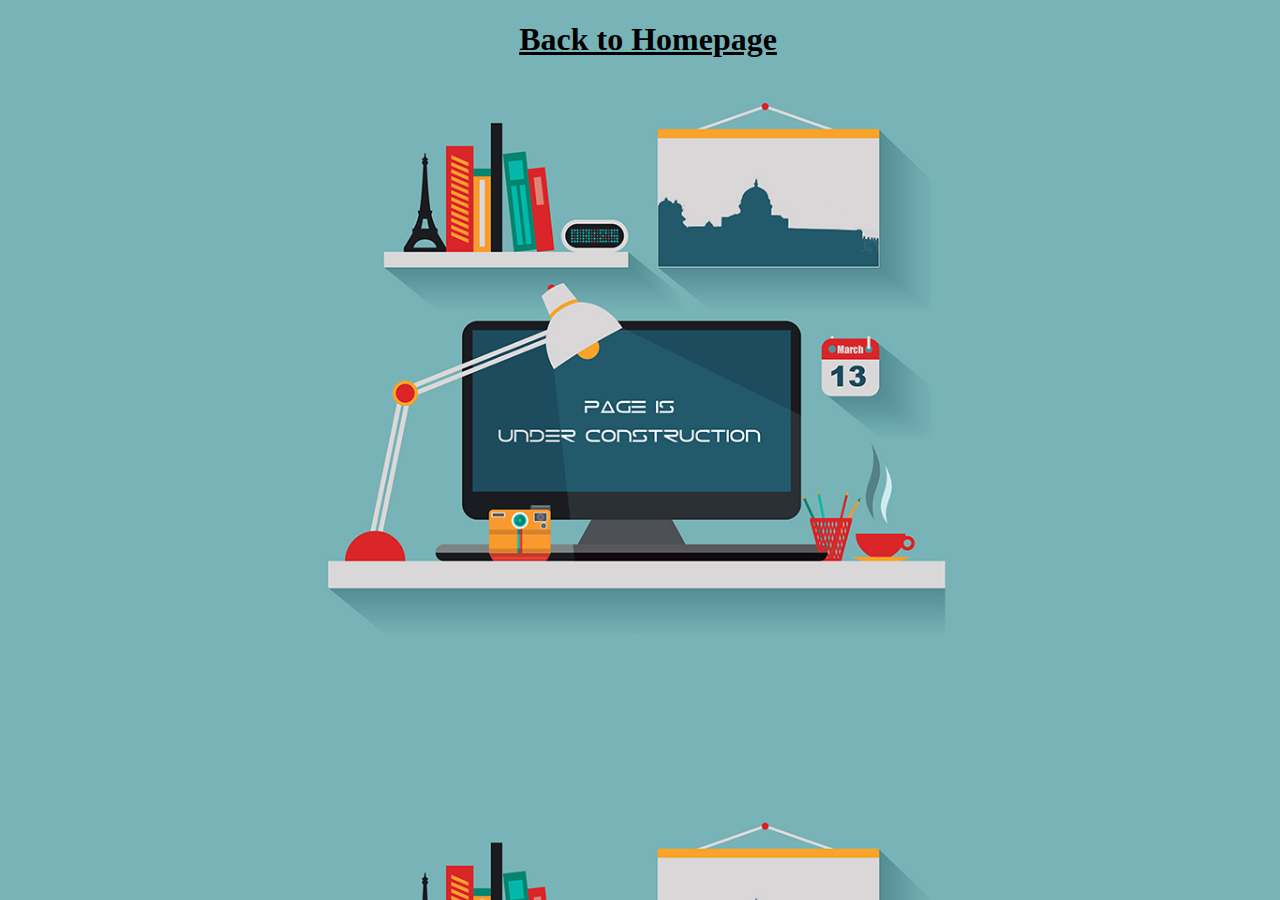
<file: projects.html>
<!doctype html>
<html class="no-js" lang="en">
  
<head>


    <meta charset="utf-8" />
    <meta name="description" content="Hello World, I'm a Web developer, UI/UX designer, SEO Analyst, a Digital Marketer. If you want your own website or grow your business online then coffee with me.">
    <meta name="keywords" content="web development, web designing, website, seo, digital marketing, social media marketing, freelancer, bengaluru, india ">
    <meta name="author" content="Akshay Saini">
    <meta name="viewport" content="width=device-width, initial-scale=1.0" />


    <title>Projects | Akshay Saini</title>
    	<style type="text/css">
      @media only screen and (max-width: 64em) {
        body {
          background-size: 150% !important;
          margin: 0px !important;
        }
        a {
          font-size: 15px; 
        }
        h1 {
          margin: 0px;
        }
      }
      </style>
      <script type="text/javascript">
      setTimeout(function(){ window.location.assign("http://akshaysaini.in"); }, 5000);
      </script>

  </head>
  <body style="background-color:#41b0b5; background:url(img/under-construction.jpg) repeat top center; width:100%; background-size:100%;text-align:center;">
    <h1><a href="http://akshaysaini.in" style="color: #000;">Back to Homepage</a></h1>
        
  </body>

</html>
</file>
<file: css/style.css>
body {
  font-family:'ProximaNova';
  color:#3a3a3a;
}
a {
  color:white;
}
a:hover {
  color:#2ecff9;
}
.header {
  padding-top:2em;
}
h1 {
  font-family:'ProximaNova';
  color:#3a3a3a;
  font-size:3.5em;
}
h2 {
  font-family:'ProximaNova';
  color:#3a3a3a;
  font-size:1.4em;
}
h3 {
  font-family:'ProximaNova';
  color:#3a3a3a;
  font-size:0.8em;
  text-align:center;
}
h4 {
  font-family:'ProximaNova';
  font-size:1.2em;
  color:white;
  text-align:center;
}
p {
  font-family:'ProximaNova';
  font-size:30px;
  color:#3a3a3a;
  font-size:1.3em;
  text-align:justify;
}
.js div#preloader {
  position:fixed;
  left:0;
  top:0;
  z-index:9999;
  overflow:visible;
  width:40px;
  height:40px;
  left:50%;
  top:50%;
  margin-top:-25px;
  margin-left:-25px;
}
#preload_wrapper {
  background-color:white;
  width:100%;
  height:100%;
  z-index:9999;
  position: fixed;
}
/* ////////////////////////// Preloader ////////////////////// */
/*:not(:required) hides this rule from IE9 and below */
.preloader:not(:required) {
  -moz-transform:translate3d(0,0,0);
  -ms-transform:translate3d(0,0,0);
  -webkit-transform:translate3d(0,0,0);
  transform:translate3d(0,0,0);
  position:relative;
  display:inline-block;
  width:50px;
  height:50px;
  background:rgba(25,165,152,0.5);
  border-radius:50%;
  overflow:hidden;
  text-indent:-9999px;
  /* Hides inner circles outside base circle at safari */
  -webkit-mask-image:url(data:image/png;
  base64,iVBORw0KGgoAAAANSUhEUgAAAAEAAAABCAIAAACQd1PeAAAAGXRFWHRTb2Z0d2FyZQBBZG9iZSBJbWFnZVJlYWR5ccllPAAAAA5JREFUeNpiYGBgAAgwAAAEAAGbA+oJAAAAAElFTkSuQmCC);
}
.preloader:not(:required):before,.preloader:not(:required):after {
  content:'';
  position:absolute;
  top:0;
  display:inline-block;
  width:50px;
  height:50px;
  border-radius:50%;
}
.preloader:not(:required):before {
  -moz-animation:preloader 3s infinite;
  -webkit-animation:preloader 3s infinite;
  animation:preloader 3s infinite;
  -moz-transform-origin:0 50%;
  -ms-transform-origin:0 50%;
  -webkit-transform-origin:0 50%;
  transform-origin:0 50%;
  left:0;
  background:#c7efcf;
}
.preloader:not(:required):after {
  -moz-animation:preloader 3s 0.2s reverse infinite;
  -webkit-animation:preloader 3s 0.2s reverse infinite;
  animation:preloader 3s 0.2s reverse infinite;
  -moz-transform-origin:100% 50%;
  -ms-transform-origin:100% 50%;
  -webkit-transform-origin:100% 50%;
  transform-origin:100% 50%;
  right:0;
  background:#eef5db;
}
@-moz-keyframes preloader {
  0% {
    -moz-transform:rotate(0deg);
    transform:rotate(0deg);
  }
  50% {
    -moz-transform:rotate(360deg);
    transform:rotate(360deg);
  }
  100% {
    -moz-transform:rotate(0deg);
    transform:rotate(0deg);
  }
}
@-webkit-keyframes preloader {
  0% {
    -webkit-transform:rotate(0deg);
    transform:rotate(0deg);
  }
  50% {
    -webkit-transform:rotate(360deg);
    transform:rotate(360deg);
  }
  100% {
    -webkit-transform:rotate(0deg);
    transform:rotate(0deg);
  }
}
@keyframes preloader {
  0% {
    -moz-transform:rotate(0deg);
    -ms-transform:rotate(0deg);
    -webkit-transform:rotate(0deg);
    transform:rotate(0deg);
  }
  50% {
    -moz-transform:rotate(360deg);
    -ms-transform:rotate(360deg);
    -webkit-transform:rotate(360deg);
    transform:rotate(360deg);
  }
  100% {
    -moz-transform:rotate(0deg);
    -ms-transform:rotate(0deg);
    -webkit-transform:rotate(0deg);
    transform: rotate(0deg);
  }
}
/* ////////////////////////// Preloader ////////////////////// */
.wrapper {
  width:100%;
  background-color:#41b0bf;
  height:80px;
  position:fixed;
  top:0px;
  z-index:999;
  border-right:20px solid white;
  border-left:20px solid white;
  transition:all 0.2s ease-in-out;
}
header.nav-up .wrapper {
  top:-80px;
}
header.nav-down.reachedTop .wrapper {
  top:20px;
}
a.logo {
  text-transform:uppercase;
  margin-top:25px;
  display:inline-block;
  font-weight:600;
  font-size:30px;
  color:#3a3a3a;
}
a.logo span {
  color:#fff;
}
ul.menu {
  margin-top:27px;
}
ul.menu li {
  list-style:none;
  display:inline-block;
  margin-left:50px;
}
ul.menu li a {
  text-transform:uppercase;
  font-family:'ProximaNova';
  font-size:14px;
  letter-spacing:2px;
  color:#f2f2f2;
}
ul.menu li a:hover {
  border-bottom:1px solid #fff;
  padding-bottom:6px;
}
@keyframes slideleft {
  from {
    background-position:0%;
  }
  to {
    background-position:90000%;
  }
}
@-webkit-keyframes slideleft {
  from {
    background-position:0%;
  }
  to {
    background-position: 90000%;
  }
}
section.intro {
  background:url(../img/clouds.png) repeat-x top center;
  background-size:contain;
  background-repeat:repeat;
  /*animation:slideleft 20000s infinite linear;-webkit-animation:slideleft 20000s infinite linear;width:100%;*/
  background-color:#41b0bf;
  padding-bottom:70px;
  position:relative;
  border-right:20px solid #fff;
  border-left:20px solid #fff;
  border-top:20px solid #fff;
  padding-top:80px;
}
section.intro h1 {
  margin-top:0px;
  line-height:1.2;
  font-family:'ProximaNovaT';
  color:#3a3a3a;
  font-size:65px;
}
section.intro span.design {
  font-family:'ProximaNovaT';
}
section.intro span {
  font-family:'ProximaNova';
}
a.btn {
  border:1px solid #fff;
  text-transform:uppercase;
  color:#fff;
  padding:15px 25px;
  border-radius:30px;
  font-size:14px;
  letter-spacing:1px;
  margin-top:14px;
  display:inline-block !important;
  line-height:1.4;
  -webkit-transition:all .2s ease;
  -moz-transition:all .2s ease;
  transition:all .2s ease;
}
a.btn:hover {
  background-color:#fff;
  color:#009ca8
}
a.btn.project {
  background:transparent;
  border:1px solid #fff;
  color:#fff;
}
a.btn.project:hover {
  background-color:#fff;
  color:#fe5f55;
}
section.about {
  padding:0px;
  border-right:20px solid white;
  border-left:20px solid white;
}
section.about h1 {
  color:#3a3a3a;
  font-family:'ProximaNovaT';
  font-size:65px;
  margin-top:50px;
}
section.about a.pronounce span {
  color:#ABABAB;
  cursor:help;
  border-bottom:1px dotted rgb(216,216,216);
  letter-spacing:1px;
}
section.about a.pronounce {
  border-bottom:none;
}
section.about a.pronounce:hover {
  border-bottom:none;
}
section.about p {
  color:#838383;
  margin:0 auto;
  margin-bottom:30px;
  font-size:21px;
}
section.about p a {
  color:#838383;
  border-bottom:1px solid #E7E7E7;
  padding-bottom:1px;
}
section.about p a:hover {
  border-bottom:1px solid #009ca8;
}
section.about img {
  display:block;
  margin:auto;
  border-radius: 50%;
}
section.about h2 {
  font-family:'ProximaNova';
  color:#676767;
  font-size:17px;
  line-height:2.2em;
}
ul.tools,ul.lang,ul.hobbies {
  margin:0;
}
ul.lang {
  margin-top:12px;
}
ul.tools li,ul.hobbies li {
  list-style:none;
  display:inline-block;
  background-size:500px;
  margin-left:17px;
}
ul.lang li {
  list-style:none;
  display:inline-block;
}
section.projects h1 {
  color:#fff;
  font-family:'ProximaNovaT';
  font-size:50px;
  margin-top:20px;
}
section.projects p {
  color:#fff;
  margin:0 auto;
  font-size:15px;
  margin-left:4px;
}
section.sayhello {
  background:#fff;
  position:relative;
  text-align:center;
  padding-top:30px;
  padding-bottom:0px;
  border-right:20px solid white;
  border-left:20px solid white;
}
section.sayhello h1 {
  color:#000;
  font-family:'ProximaNovaT';
  font-size:65px;
}
section.sayhello p {
  color:#848484;
  margin:0 auto;
  font-size:17px;
  margin-left:4px;
}
a.email:hover {
  border-bottom:1px solid #000;
  color:#000;
}
a.email {
  float:right;
  font-size:22px;
  text-align:right;
  margin-top:52px;
  font-family:'ProximaNovaT';
  border-bottom:1px solid #717070;
  padding-bottom:5px;
  color:#000;
}
a.email:visited {
  color: #000;
}
section.quotes {
  /*background:#ffc548;*/
  background:#e55c4c;
  border-left:20px solid white;
  border-right:20px solid white;
  border-bottom:20px solid white;
  border-top:20px solid white;
}
section.quotes h1 {
  color:#fff;
  font-family:'ProximaNovaT';
  font-size:55px;
  margin-top:40px;
}
section.quotes h2 {
  color:#fff;
  font-family:serif;
  font-style:italic;
  font-size:32px;
  margin-top:40px;
}
section.quotes p {
  text-align:center;
  color:#f2f2f2;
  margin:0 auto;
  margin-top:20px;
  margin-bottom:20px;
  font-size:21px;
}
.quotes_img {
  width:150px !important;
  margin-top:10px !important;
  margin-bottom:10px !important;
  border-radius:50%;
  border-style:none;
  border: 0px solid !important;
}
section.coffeewithme {
  /*background:#ffc548;*/
  background:#fff;
  border-left:20px solid white;
  border-right:20px solid white;
  border-bottom:20px solid white;
  border-top:20px solid white;
}
section.coffeewithme h1 {
  color:#3a3a3a;
  font-family:'ProximaNovaT';
  font-size:55px;
  margin-top:0px;
}
section.coffeewithme p {
  text-align:center;
  color:#838383;
  margin:0 auto;
  margin-top:10px;
  margin-bottom:40px;
  font-size: 21px;
}
section.myskills {
  /*background:#ffc548;*/
  background:#fff;
  border-left:20px solid white;
  border-right:20px solid white;
  border-bottom:20px solid white;
  border-top:20px solid white;
}
section.myskills h1 {
  color:#3a3a3a;
  font-family:'ProximaNovaT';
  font-size:55px;
  margin-top:0px;
}
section.myskills p {
  text-align:center;
  color:#838383;
  margin:0 auto;
  margin-top:40px;
  margin-bottom:-30px;
  font-size:25px;
  position:absolute;
  z-index:1000;
  width:100%;
  left:0;
}
.downloadCV {
  min-height:172px;
  padding-bottom:20px;
  padding-top:20px;
  cursor:pointer;
}
section.projects {
  background:#303030;
  border:20px solid white;
}
section.projects h2.name {
  font-size:30px;
  text-align:center;
  font-family:'ProximaNovaT';
  color:#fff;
}
section.projects p.desc {
  font-size:17px;
  text-align:center;
}
section.sayhello ul.icons {
  margin:0;
  padding:0;
  float:right;
  line-height:0;
}
section.sayhello ul.icons li {
  display:inline-block;
  -webkit-transition:all .35s ease;
  -moz-transition:all .35s ease;
  transition:all .35s ease;
  margin:30px 0px 20px 0px;
  margin-left:20px;
}
section.sayhello .icon span.SocailLink {
  display:block;
  font-size:12px;
  text-shadow:none;
  color:#333;
  -webkit-transition:all .2s ease;
  -moz-transition:all .2s ease;
  transition:all .2s ease;
  letter-spacing:3px;
  text-align:center;
}
section.sayhello .icon.dribbble,section.sayhello .icon.behance,section.sayhello .icon.behance,section.sayhello .icon.twitter,section.sayhello .icon.facebook {
  -webkit-transition:all .35s ease;
  -moz-transition:all .35s ease;
  transition:all .35s ease;
}
section.sayhello .icon.dribbble {
  color:#848484;
  font-size:30px;
}
section.sayhello .icon.dribbble:hover {
  color:#F66699;
}
section.sayhello .icon.behance {
  color:#848484;
  font-size:30px;
}
section.sayhello .icon.behance:hover {
  color:#339cd5;
}
section.sayhello .icon.twitter {
  color:#848484;
  font-size:30px;
}
section.sayhello .icon.twitter:hover {
  color:#3AB6E8;
}
section.sayhello .icon.facebook {
  color:#848484;
  font-size:29px;
}
section.sayhello .icon.facebook:hover {
  color:#3b5998;
}
section.sayhello p.credits,section.sayhello p.made {
  font-size:12px;
  text-align:right;
}
.numbers-inner-wrapper {
  max-width:1150px;
  margin:0px auto;
  margin-top:20px;
}
.numbers-inner-wrapper>div {
  display:inline-block;
  width:24.5%;
  text-align: center;
}
.numbers-wrapper h4 {
  /*font-family:"Roboto Slab","PT Serif","PT Sans","Times New Roman",sans-serif;*/
  font-size:2.5rem;
  color:#009ca8;
}
.numbers-wrapper span {
  font-size:1.2rem;
  -webkit-text-stroke:0.2px #627175;
}
hr.num {
  margin-top:25px;
  margin-bottom:15px;
}
hr {
  width:1110px;
  margin:90px auto 0px auto;
  border:1px solid #eff5f7;
}
.project_img {
  width:50% !important;
  margin-top:10px !important;
  border-radius:4px;
  border-style:none;
  border:0px solid !important;
  border-color:#c0c0c0;
}
@media only screen and (min-width:40.063em) and (max-width:64em) {
  ul.menu li {
    margin-left:20px;
  }
}
@media only screen and (max-width:40em) {
  ul.menu {
    float:left;
  }
  ul.menu a {
    font-size:11px !important;
  }
  ul.menu li {
    margin-left:10px;
  }
}
@media only screen and (max-width:320px) {
  section.intro h1 {
    font-size:38px !important;
  }
}
@media only screen and (max-width:64em) {
  .opl,.cssda {
    display:none;
  }
  section.intro,.wrapper,section.about,section.projects,section.sayhello {
    border:none;
  }
  .iama {
  }
  .title {
  }
  #scene {
    display:none;
  }
  header.nav-down.reachedTop .wrapper {
    top:0;
  }
  section.about h1 {
    font-size:50px;
    text-align:center;
  }
  section.about p {
    padding:15px;
    margin-bottom:-5px;
  }
  section.intro h1 {
    margin-top:21px;
    font-size:50px;
  }
  section.projects h1 {
    font-size:50px;
    text-align:center;
  }
  section.projects p {
    text-align:center;
  }
  .cbp-fwslider ul li>a img {
    width:100% !important;
  }
  .cbp-fwslider nav span {
    width:30px !important;
  }
  .cbp-fwslider nav span.cbp-fwnext {
    right:20px !important;
  }
  .cbp-fwslider nav span.cbp-fwprev {
    left:20px !important;
  }
  section.sayhello h1 {
    font-size:50px;
    text-align:center;
  }
  section.sayhello p {
    text-align:center;
  }
  section.sayhello {
    text-align:center;
  }
  a.email,section.sayhello ul.icons {
    float:none;
  }
  a.email {
    margin-top:22px;
    display:inline-block;
  }
  section.sayhello ul.icons li:first-child {
    margin-left: 0;
  }
}
/* Rotating Text */
.cd-words-wrapper {
  display:inline-block;
  position:relative;
  text-align:left;
}
.cd-words-wrapper b {
  display:inline-block;
  position:absolute;
  white-space:nowrap;
  left:0;
  top:0;
}
.cd-words-wrapper b.is-visible {
  position:relative;
}
.no-js .cd-words-wrapper b {
  opacity:0;
}
.no-js .cd-words-wrapper b.is-visible {
  opacity:1;
}
.cd-headline.clip span {
  display:inline-block;
}
.cd-headline.clip .cd-words-wrapper {
  overflow:hidden;
  vertical-align: middle;
}
.cd-headline.clip .cd-words-wrapper::after {
  /* line */
  content:'';
  position:absolute;
  top:0;
  right:0;
  width:2px;
  height:100%;
  background-color:#aebcb9;
}
.cd-headline.clip b {
  opacity:0;
}
.cd-headline.clip b.is-visible {
  opacity:1;
}
.skills {
  margin:auto;
  text-align:center;
}
.pentagon {
  width:300px;
  height:300px;
  margin:auto;
  padding:3px 3px 28px 3px;
  display:inline-block;
}
.logo {
  margin-top:75px !important;
  margin-bottom:20px !important;
  width:85%;
}
.iama {
  color:#f2f2f2;
  font-size:40px;
  vertical-align:middle;
}
.cd-words-wrapper {
  color:#f2f2f2;
  font-size:40px;
}
section.numbers-wrapper {
  margin-top:0px;
  margin-bottom:80px;
  ;
}
.madewithlove {
  text-align:center;
  padding-top:20px;
}
.alignCenter {
  text-align:center;
}
span.title {
  font-family:'Sacramento',cursive !important;
  text-transform:none;
  font-weight:400;
  color:#fff;
  font-size:1.4em;
}
.fa-facebook-official {
  font-size:3em !important;
  color:#3b5998;
}
.fa-youtube-play {
  font-size:3em !important;
  color: red;
}
.fa-linkedin-square {
  font-size:3em !important;
  color:#287bbc;
}
.fa-twitter-square {
  font-size:3em !important;
  color:#1b95e0;
}
.fa-envelope-o {
  font-size:3em !important;
  color:#d14836;
}
.pad10 {
  padding:10px;
}
.fa-heart {
  color:red;
  font-size:15px;
}
.footTitle {
  font-family:'Sacramento',cursive;
  text-transform:none;
  font-weight:400;
  color:#41b0bf !important;
  font-size: 3em !important;
}
</file>
<file: css/font.css>
@font-face {
	font-family: 'ProximaNova';
	src: url('../font/ProximaNova-Bold.eot');
	src: url('../ProximaNova-Boldd41d.html?#iefix') format('embedded-opentype'),
		url('../font/ProximaNova-Bold.woff') format('woff'),
		url('../font/ProximaNova-Bold.ttf')  format('truetype');
	font-weight: bold;
	font-style: normal;
}

@font-face {
	font-family: 'ProximaNovaCond';
	src: url('../font/ProximaNovaCond-Black.eot');
	src: url('../font/ProximaNovaCond-Blackd41d.eot?#iefix') format('embedded-opentype'),
		url('../font/ProximaNovaCond-Black.woff') format('woff'),
		url('../font/ProximaNovaCond-Black.ttf')  format('truetype');
	font-weight: 900;
	font-style: normal;
}

@font-face {
	font-family: 'ProximaNova';
	src: url('../font/ProximaNova-Regular.eot');
	src: url('../font/ProximaNova-Regulard41d.eot?#iefix') format('embedded-opentype'),
		url('../font/ProximaNova-Regular.woff') format('woff'),
		url('../font/ProximaNova-Regular.ttf')  format('truetype');
	font-weight: normal;
	font-style: normal;
}

@font-face {
	font-family: 'ProximaNovaT';
	src: url('../font/ProximaNovaT-Thin.eot');
	src: url('../font/ProximaNovaT-Thind41d.eot?#iefix') format('embedded-opentype'),
		url('../font/ProximaNovaT-Thin.woff') format('woff'),
		url('../font/ProximaNovaT-Thin.ttf')  format('truetype');
	font-weight: 100;
	font-style: normal;
}

@font-face {
	font-family: 'ProximaNovaCond';
	src: url('../font/ProximaNovaCond-Light.eot');
	src: url('../font/ProximaNovaCond-Lightd41d.eot?#iefix') format('embedded-opentype'),
		url('../font/ProximaNovaCond-Light.woff') format('woff'),
		url('../font/ProximaNovaCond-Light.ttf')  format('truetype');
	font-weight: 300;
	font-style: normal;
}
</file>
<file: css/icon.css>
@font-face {
	font-family: 'icomoon';
	src:url('../font/icomoone6d5.eot?fmqiko');
	src:url('../font/icomoond41d.eot?#iefixfmqiko') format('embedded-opentype'),
		url('../font/icomoone6d5.woff?fmqiko') format('woff'),
		url('../font/icomoone6d5.ttf?fmqiko') format('truetype'),
		url('../font/icomoone6d5.svg?fmqiko#icomoon') format('svg');
	font-weight: normal;
	font-style: normal;
}

[class^="icon-"], [class*=" icon-"] {
	font-family: 'icomoon';
	speak: none;
	font-style: normal;
	font-weight: normal;
	font-variant: normal;
	text-transform: none;
	line-height: 1;

	/* Better Font Rendering =========== */
	-webkit-font-smoothing: antialiased;
	-moz-osx-font-smoothing: grayscale;
}

.icon-arrow-right:before {
	content: "\e600";
}
.icon-arrow-left:before {
	content: "\e601";
}
.icon-arrow-up:before {
	content: "\e602";
}
.icon-arrow-left2:before {
	content: "\e603";
}
.icon-twitter:before {
	content: "\e604";
}
.icon-facebook:before {
	content: "\e605";
}
.icon-dribbble:before {
	content: "\e606";
}
.icon-skype:before {
	content: "\e607";
}
.icon-linkedin:before {
	content: "\e608";
}
.icon-behance:before {
	content: "\e609";
}
.icon-list:before {
	content: "\e60a";
}
.icon-mouse:before {
	content: "\e60b";
}
.connect-icon:hover{
	transform: scale(1.5);
}
</file>
<file: css/component.css>
.cbp-fwslider {
	position: relative;
	margin: 0 0 10px;
	overflow: hidden;
	padding: 0px 0 45px;
	  margin-bottom: 55px;
}

.cbp-fwslider ul {
	margin: 0;
	padding: 0;
	white-space: nowrap;
	list-style-type: none;
}

.cbp-fwslider ul li {
	-webkit-transform: translateZ(0);
	-moz-transform: translateZ(0);
	transform: translateZ(0);
	float: left;
	display: block;
	margin: 0;
	padding: 0;
	text-align: center;
}

.cbp-fwslider ul li > a,
.cbp-fwslider ul li > div {
	display: block;
	text-align: center;
	outline: none;
	
}


.cbp-fwslider ul li > a.prjct_img{
	pointer-events:none;
	cursor: default;
}



.cbp-fwslider ul li > a img {
	border: none;
	display: block;
	margin: 0 auto;
	max-width: 75%;
}

.cbp-fwslider nav span {
	position: absolute;
  top: 40%;
    width: 48px;
  height: 28px;

  color: #fff;
  text-align: center;
  margin-top: -50px;
  line-height: 100px;
  cursor: pointer;
  opacity: 0.5
}

.cbp-fwslider nav span:hover {
	
	opacity: 1;
}

.cbp-fwslider nav span.cbp-fwnext {
	right: 0px;
	  background: url(../img/right.svg) no-repeat;
}

.cbp-fwslider nav span.cbp-fwprev {
	left: 0px;
	  background: url(../img/left.svg) no-repeat;
}

.cbp-fwdots {
	position: absolute;
	bottom: 0px;
	white-space: nowrap;
	text-align: center;
	width: 100%;
}

.cbp-fwdots span {
	display: inline-block;
  width: 7px;
  height: 7px;
  background: #C23B3B;
  margin: 6px;
  border-radius: 50%;
  cursor: pointer;
}

.cbp-fwdots span:hover {
	background: #ffffff;
}

.cbp-fwdots span.cbp-fwcurrent {
	background: #ffffff;
	box-shadow: 0 0 0 2px #ff857d;
	-webkit-transition: box-shadow 0.2s ease-in-out;
	-moz-transition: box-shadow 0.2s ease-in-out;
	transition: box-shadow 0.2s ease-in-out;
}

/* CSS Styles for form Element */

.simform {
	position: relative;
	margin: 0 auto;
	min-height: 135.5px;
	max-width: 860px;
	width: 100%;
	text-align: left;
	font-size: 2.5em;
	color: #838383;
}

.simform .submit {
	display: none;
}

/* Question list style */
.simform ol {
	margin: 0;
	font-size: 2rem;
	padding: 0;
	list-style: none;
	position: relative;
	-webkit-transition: height 0.4s;
	transition: height 0.4s;
}

.simform ol:before {
	content: '';
	background-color: rgba(0,0,0,0.1);
	position: absolute;
	left: 0;
	bottom: 0;
	width: 100%;
	height: 2.35em;
}

.questions li {
	z-index: 100;
	position: relative;
	visibility: hidden;
	height: 0;
	-webkit-transition: visibility 0s 0.4s, height 0s 0.4s;
	transition: visibility 0s 0.4s, height 0s 0.4s;
}

.questions li.current,
.no-js .questions li {
	visibility: visible;
	height: auto;
	-webkit-transition: none;
	transition: none;
}

/* Labels */
.questions li > span {
	display: block;
	overflow: hidden;
}

.questions li > span label {
	display: block;
	-webkit-transition: -webkit-transform 0.4s;
	transition: transform 0.4s;
	-webkit-transform: translateY(-100%);
	transform: translateY(-100%);
}

.questions li.current > span label,
.no-js .questions li > span label {
	-webkit-transition: none;
	transition: none;
	-webkit-transform: translateY(0);
	transform: translateY(0);
}

.show-next .questions li.current > span label {
	-webkit-animation: moveUpFromDown 0.4s both;
	animation: moveUpFromDown 0.4s both;
}

@-webkit-keyframes moveUpFromDown {
	from { -webkit-transform: translateY(100%); }
	to { -webkit-transform: translateY(0); }
}

@keyframes moveUpFromDown {
	from { -webkit-transform: translateY(100%); transform: translateY(100%); }
	to { -webkit-transform: translateY(0); transform: translateY(0); }
}

/* Input field */
.questions input {
	display: block;
	margin: 0.3em 0 0 0;
	padding: 0.5em 1em 0.5em 0.7em;
	width: calc(100% - 2em);
	border: none;
	background: transparent;
	color: rgba(0,0,0,0.8);
	font-size: 1em;
	line-height: 1;
	opacity: 0;
	-webkit-transition: opacity 0.3s;
	transition: opacity 0.3s;
}

.questions .current input,
.no-js .questions input {
	opacity: 1;
}

.questions input:focus,
.simform button:focus {
	outline: none;
}

/* Next question button */
.next {
	position: absolute;
	right: 0;
	top: 1.3em; /* padding-bottom of form plus progress bar height */
	display: block;
	padding: 0;
	width: 2em;
	height: 2em;
	border: none;
	background: none;
	color: rgba(0,0,0,0.4);
	text-align: center;
	opacity: 0;
	z-index: 100;
	cursor: pointer;
	-webkit-transition: -webkit-transform 0.3s, opacity 0.3s;
	transition: transform 0.3s, opacity 0.3s;
	-webkit-transform: translateX(-20%);
	transform: translateX(-20%);
	pointer-events: none;
	-webkit-tap-highlight-color: rgba(0, 0, 0, 0);
}

.next:hover {
	color: #000;
	background: none;
}

.next::after {
	position: absolute;
	top: 0;
	left: 0;
	width: 100%;
	height: 100%;
	font-size: 2rem;
	text-transform: none;
	font-weight: normal;
	font-style: normal;
	font-variant: normal;
	line-height: 2;
	speak: none;
	-webkit-font-smoothing: antialiased;
	-moz-osx-font-smoothing: grayscale;
}

.next.show {
	opacity: 1;

	font-size: 2.5rem;
	-webkit-transform: translateX(0);
	transform: translateX(0);
	pointer-events: auto;
}

/* Progress bar */
.simform .progress {
	width: 0%;
	height: 0.15em;
	background: rgba(0,0,0,0.3);
	-webkit-transition: width 0.4s ease-in-out;
	transition: width 0.4s ease-in-out;
}

.simform .progress::before {
	position: absolute;
	top: auto;
	width: 100%;
	height: inherit;
	background: rgba(0,0,0,0.05);
	content: '';
}

/* Number indicator */
.simform .number {
	position: absolute;
	right: 0;
	overflow: hidden;
	margin: 0.4em 0;
	width: 3em;
	font-weight: 700;
	font-size: 0.4em;
}

.simform .number:after {
	position: absolute;
	left: 50%;
	content: '/';
	opacity: 0.4;
	-webkit-transform: translateX(-50%);
	transform: translateX(-50%);
}

.simform .number span {
	float: right;
	width: 40%;
	text-align: center;
}

.simform .number .number-current {
	float: left;
}

.simform .number-next {
	position: absolute;
	left: 0;
}

.simform.show-next .number-current {
	-webkit-transition: -webkit-transform 0.4s;
	transition: transform 0.4s;
	-webkit-transform: translateY(-100%);
	transform: translateY(-100%);
}

.simform.show-next .number-next {
	-webkit-animation: moveUpFromDown 0.4s both;
	animation: moveUpFromDown 0.4s both;
}

/* Error and final message */
.simform .error-message,
.simform .final-message {
	position: absolute;
	visibility: hidden;
	opacity: 0;
	-webkit-transition: opacity 0.4s;
	transition: opacity 0.4s;
}

.simform .error-message {
	padding: 0.25em 3.5em 0 0;
	width: 100%;
	color: rgba(0,0,0,0.7);
	font-style: italic;
	font-size: 0.4em;
}

.final-message {
	top: 50%;
	left: 0;
	padding: 0.5em;
	width: 100%;
	text-align: center;
	-webkit-transform: translateY(-50%);
	transform: translateY(-50%);
}

.error-message.show,
.final-message.show {
	visibility: visible;
	opacity: 1;
}

.final-message.show {
	-webkit-transition-delay: 0.5s;
	transition-delay: 0.5s;
}

/* Final hiding of form / showing message */
.simform-inner.hide {
	visibility: hidden;
	opacity: 0;
	-webkit-transition: opacity 0.3s, visibility 0s 0.3s;
	transition: opacity 0.3s, visibility 0s 0.3s;
}

/* No JS Fallback */
.no-js .simform {
	font-size: 1.75em;
}

.no-js .questions li {
	padding: 0 0 2em;
}

.no-js .simform .submit {
	display: block;
	float: right;
	padding: 10px 20px;
	border: none;
	background: rgba(0,0,0,0.3);
	color: rgba(0,0,0,0.4);
}

.no-js .simform .controls {
	display: none;
}

/* Remove IE clear cross */
input[type=text]::-ms-clear {
    display: none;
}

/* Adjust form for smaller screens */
@media screen and (max-width: 44.75em) {
	.simform {
		font-size: 1.8em;
	}
}

@media screen and (max-width: 33.5625em) {
	.simform {
		font-size: 1.2em;
	}
}


/*Responsive CSS*/

@media only screen and (max-width: 64em) {



.speedEffect {
	display: none;
}
.loadAnim {
	display: none;
}
header {
	display: none;
}
.cd-headline img {
	display: none;
}

section.intro{
      padding-top: 0px;
      padding-bottom: 30px;
      background: #41b0bf;
  }

  img {
  	width: 100%;
  }

  hr {
  	display: none;
  }

  section.intro h1{
      margin-top: 0px;
        font-size: 35px;
       
  }
  .iama ,
  .cd-words-wrapper {
  	font-size:25px;
  }

  .logo {
    margin-top:20px !important;
    width:50%;
  }


	section.about h1 {
		margin-top: 20px;
		margin-bottom: 0px;
		font-size: 40px;
	}
	section.about p {
		font-size: 18px;
		padding-left: 0px;
		padding-right: 0px;
	}

	.numbers {
	    width: 100% !important;
	    margin-bottom: 20px;
	}
	section.numbers-wrapper {
  		margin-bottom: 30px;
  	}

  	.cbp-fwslider ul li > a img {
  		max-width: 50%;
  	}

  	section.projects h1 {
  		font-size: 40px;
  	}

  	section.projects h2.name {
  		margin-top: 0.5 rem;
    	font-size: 25px;
	}
	section.projects p.desc {
    	font-size: 10px;
	}
	.cbp-fwslider {
    	margin-bottom: 35px;
	}
	section.myskills h1 {
	    font-size: 40px;
	}
	section.myskills p {
	    margin-top: 0px;
	}
	section.quotes {
    	border: 0px;
	}

	section.quotes h1 {
	    font-size: 30px;
	    margin-top: 30px;
	}

	section.quotes h2 {
	    font-size: 12px;
	    margin-top: 20px;
	 }
	 section.quotes p {
	    margin: 0 auto;
	    margin-top: 10px;
	    margin-bottom: 10px;
	    font-size: 15px;
	}

	section.coffeewithme h1 {
	    font-size: 30px;
	    margin-top: 0px;
	}
	section.coffeewithme p {
	    margin-top: 10px;
	    margin-bottom: 20px;
	    font-size: 15px;
	}
	.simform {
		min-height: 66.67px;
	}
	.simform ol {
	    font-size: 1rem;
	}
	.next.show {
    	font-size: 1.2rem;
    }
    section.sayhello {
    	padding-top: 10px;
    }
    section.sayhello p {
	    font-size: 15px;
	    margin-left: 4px;
	}
	.madewithlove {
	  padding-top:10px;
	  padding-bottom: 10px;
	}
}
</file>
<file: springboard2/style.css>
��@ c h a r s e t   " U T F - 8 " ;  
  
 h t m l ,   b o d y ,   d i v ,   s p a n ,   a p p l e t ,   o b j e c t ,   i f r a m e ,  
 h 1 ,   h 2 ,   h 3 ,   h 4 ,   h 5 ,   h 6 ,   p ,   b l o c k q u o t e ,   p r e ,  
 a ,   a b b r ,   a c r o n y m ,   a d d r e s s ,   b i g ,   c i t e ,   c o d e ,  
 d e l ,   d f n ,   e m ,   i m g ,   i n s ,   k b d ,   q ,   s ,   s a m p ,  
 s m a l l ,   s t r i k e ,   s t r o n g ,   s u b ,   s u p ,   t t ,   v a r ,  
 b ,   u ,   i ,   c e n t e r ,  
 d l ,   d t ,   d d ,   o l ,   u l ,   l i ,  
 �e l d s e t ,   f o r m ,   l a b e l ,   l e g e n d ,  
 t a b l e ,   c a p t i o n ,   t b o d y ,   t f o o t ,   t h e a d ,   t r ,   t h ,   t d ,  
 a r t i c l e ,   a s i d e ,   c a n v a s ,   d e t a i l s ,   e m b e d ,  
 �g u r e ,   �g c a p t i o n ,   f o o t e r ,   h e a d e r ,  
 m e n u ,   n a v ,   o u t p u t ,   r u b y ,   s e c t i o n ,   s u m m a r y ,  
 t i m e ,   m a r k ,   a u d i o ,   v i d e o ,   i n p u t ,   t e x t a r e a   {  
 m a r g i n :   0 ;  
 p a d d i n g :   0 ;  
 b o r d e r :   0 ;  
 f o n t :   i n h e r i t ;  
 f o n t - s i z e :   1 0 0 % ;  
 v e r t i c a l - a l i g n :   b a s e l i n e ;  
  
 }  
  
  
 a r t i c l e ,   a s i d e ,   d e t a i l s ,   �g c a p t i o n ,   �g u r e ,  
 f o o t e r ,   h e a d e r ,   m e n u ,   n a v ,   s e c t i o n ,   t i m e   {  
 d i s p l a y :   b l o c k ;  
 }  
  
 b o d y   {  
 l i n e - h e i g h t :   1   ;  
 c o l o r :   b l a c k ;  
 b a c k g r o u n d :   w h i t e ;  
 }  
  
 a   {  
 c o l o r :   i n h e r i t ;  
 t e x t - d e c o r a t i o n :   n o n e ;  
  
 }  
  
 o l ,   u l   {  
 l i s t - s t y l e :   n o n e ;  
 }  
  
 b l o c k q u o t e ,   q   {  
 q u o t e s :   n o n e ;  
  
 }  
  
 b l o c k q u o t e : b e f o r e ,   b l o c k q u o t e : a f t e r ,  
 q : b e f o r e ,   q : a f t e r   {  
 c o n t e n t :   n o n e ;  
 }  
  
 t a b l e   {  
 b o r d e r - c o l l a p s e :   c o l l a p s e ;  
 b o r d e r - s p a c i n g :   0 ;  
  
 }  
  
  
 t e x t a r e a : f o c u s ,   i n p u t : f o c u s   {  
 o u t l i n e :   0 ;  
  
 }  
  
 i n p u t   {  
 b o r d e r - w i d t h :   0 ;  
 }  
  
 e m   {  
 f o n t - s t y l e :   i t a l i c ;  
 }  
  
 h 1   ,   h 2 ,   h 3 ,   h 4 ,   h 5 ,   h 6   {  
 f o n t - w e i g h t :   b o l d ;  
 }  
  
 s u p   {  
 v e r t i c a l - a l i g n :   t e x t - t o p ;  
  
 f o n t - s i z e :   5 8 . 3 % ;    
 }  
  
 s u b   {  
 v e r t i c a l - a l i g n :   t e x t - b o t t o m ;  
 f o n t - s i z e :   5 8 . 3 % ;    
  
 }  
  
 i m g ,  
 e m b e d ,  
 o b j e c t ,  
 v i d e o   {  
 m a x - w i d t h :   1 0 0 % ;  
  
 }  
  
 . g r o u p : b e f o r e ,  
 . g r o u p : a f t e r   {  
 c o n t e n t :   "   " ;  
 d i s p l a y :   t a b l e ;  
 }  
  
 . g r o u p : a f t e r   {  
 c l e a r :   b o t h ;  
 }  
  
 . g r o u p   {  
 z o o m :   1 ;    
  
 }  
  
 . n o - s p a c e - b e t w e e n - i n l i n e - b l o c k s   {  
 l e t t e r - s p a c i n g :   - 0 . 3 1   e m ;    
 w o r d - s p a c i n g :   - 0 . 4 3 e m ;    
  
 }  
  
  
 . n o - s p a c e - b e t w e e n - i n l i n e - b l o c k s   >   * {  
 l e t t e r - s p a c i n g :   n o r m a l ;  
 w o r d - s p a c i n g :   n o r m a l ;  
  
 }  
  
 . d i s p l a c e   {  
 p o s i t i o n :   a b s o l u t e ;  
 l e f t :   - 5 0 0 0 p x ;  
  
 }  
  
 b o d y   {  
 m i n - w i d t h :   1 1 2 4 p x ;  
 c o l o r :   # 4 8 4 8 4 e ;  
 f o n t - f a m i l y :    O p e n   S a n s  ,   s a n s - s e r i f ;  
 f o n t - s t y l e :   n o r m a l ;  
 f o n t - w e i g h t :   n o r m a l ;  
 l e t t e r - s p a c i n g :   0 ;  
 t e x t - d e c o r a t i o n :   n o n e ;  
 }  
  
 . g l o b a l _ c o n t a i n e r _   {  
 f l o a t :     n o n e ;  
 h e i g h t :   a u t o ;  
 m a r g i n :   0   a u t o ;  
 p o s i t i o n :   r e l a t i v e ;  
 w i d t h :   1 0 0 % ;    
 b a c k g r o u n d :   # f f f   c e n t e r   0 ;  
 b a c k g r o u n d - p o s i t i o n :   c e n t e r   t o p ;  
 - w e b k i t - b a c k g r o u n d - s i z e :   c o v e r ;  
 - m o z - b a c k g r o u n d - s i z e :   c o v e r ;  
 - o - b a c k g r o u n d - s i z e :   c o v e r ;  
 b a c k g r o u n d - s i z e :   c o v e r ;  
 }  
 . h e a d e r   {  
 p o s i t i o n :   r e l a t i v e ;  
 }  
 . c o l - 2   {  
 p o s i t i o n :   r e l a t i v e ;  
 }  
 . c o l   {  
 p a d d i n g :   6 p x   0   2 5 p x ;  
 p o s i t i o n :   r e l a t i v e ;  
 w i d t h :   1 0 0 % ;    
 b a c k g r o u n d :   u r l ( i m a g e s / l a y e r _ 3 0 3 . p n g )   n o - r e p e a t   c e n t e r   0 ;  
 b a c k g r o u n d - p o s i t i o n :   c e n t e r   t o p ;  
 - w e b k i t - b a c k g r o u n d - s i z e :   c o v e r ;  
 - m o z - b a c k g r o u n d s i z e :   c o v e r ;  
 - o - b a c k g r o u n d - s i z e :   c o v e r ;  
 b a c k g r o u n d - s i z e :   c o v e r ;  
 }  
 . l - c o n s t r a i n e d - 3   {  
 m a r g i n :   0   a u t o ;  
 p o s i t i o n :   r e l a t i v e ;  
 w i d t h :   1 1 2 4 p x ;  
 }  
 . h e a d   {  
 l e f t :   1 . 5 p x ;  
 m a r g i n :   0   a u t o ;  
 p o s i t i o n :   r e l a t i v e ;  
 w i d t h :   1 1 2 1 p x ;  
 }  
 . v e c t o r - s m a r t - o b j e c t   {  
 f l o a t :     l e f t ;  
 }  
 . l o g g e d - i n   {  
 f l o a t   :   r i g h t ;  
 h e i g h t :   1 7 p x ;  
 m a r g i n :   1 5 p x   0   0 ;  
 p o s i t i o n :   r e l a t i v e ;  
 w i d t h :   4 4 8 p x ;  
 }  
 . t e x t   {  
 l e f t :   5 0 % ;  
 p o s i t i o n :   a b s o l u t e ;  
 t o p :   0 ;  
 c o l o r :   # f f f ;  
 f o n t - s i z e :   1 e m ;    
 f o n t - w e i g h t :   b o l d ;  
 t e x t - t r a n s f o r m :   u p p e r c a s e ;  
 m a r g i n - l e f t :   - 2 2 4 p x ;  
 }  
 . s h a p e - 2 - c o p y   {  
 l e f t :   5 0 % ;  
 p o s i t i o n :   a b s o l u t e ;  
 t o p :   5 p x ;  
 m a r g i n - l e f t :   4 p x ;  
 }  
 . h e r o   {  
 m a r g i n :   1 6 2 p x   0   0 ;  
 p o s i t i o n :   r e l a t i v e ;  
 w i d t h :   1 1 1 2 p x ;  
 }  
 . t e x t - 2   {  
 c o l o r :   # f f f ;  
 f o n t - s i z e :   3 . 8 7 5 e m ;    
 f o n t - w e i g h t :   b o l d ;  
 }  
 . t e x t - 3   {  
 m a r g i n :   1 0 p x   0   0   2 p x ;  
 c o l o r :   # f f f ;  
 f o n t - f a m i l y :   ' R o b o t o ' ,   s a n s - s e r i f ;  
 f o n t - s i z e :   1   . 7 5 e m ;    
 }  
 . s e p a r a t o r   {  
 h e i g h t :   2 p x ;  
 m a r g i n :   2 7 p x   0   0   2 p x   ;  
 p o s i t i o n :   r e l a t i v e ;  
 w i d t h :   5 0 p x ;  
 b a c k g r o u n d :   # e f f f 1 d ;  
 }  
 . t e x t - 4   {  
 m a r g i n :   1 1 p x   0   0   2 p x ;  
 w i d t h :   6 5 7 p x ;  
 c o l o r :   # f f f ;  
 f o n t - f a m i l y :   ' R o b o t o ' ,   s a n s - s e r i f ;  
 f o n t - s i z e :   1 . 1 2 5 e m ;    
 l i n e - h e i g h t :   1 . 6 6 6 6 6 7 e m ;    
 }  
 . l a y e r 1 9 - c o p y   {  
 d i s p l a y :   b l o c k ;  
 m a r g i n :   1 3 8 p x   a u t o   0 ;  
 }  
 . t e s t i m o n i a l   {  
 m a r g i n :   1 p x   0   0 ;  
 p a d d i n g :   2 4 p x   0   2 6 p x ;  
 p o s i t i o n :   r e l a t i v e ;  
 b a c k g r o u n d :   # e f e f f 6 ;  
 }  
 . l - c o n s t r a i n e d - 4   {  
 m a r g i n :   0   a u t o ;  
 p a d d i n g :   0   8 p x   0   2 7 p x ;  
 p o s i t i o n :   r e l a t i v e ;  
 w i d t h :   1 0 8 9 p x ;  
 }  
 . t e x t - 5   {  
 f l o a t :     l e f t ;  
 m a r g i n :   0   6 p x   0   0 ;  
 w i d t h :   3 8 p x ;  
 c o l o r :   # 5 b 5 b 7 6 ;  
 f o n t - f a m i l y :   ' R o b o t o ' ,   s a n s s e r i f ;  
 f o n t - s i z e :   4 . 5 e m ;    
 f o n t - w e i g h t :   b o l d ;  
 t e x t - a l i g n :   c e n t e r ;  
 }  
 . w r a p p e r - 3   {  
 f l o a t :     l e f t ;  
 h e i g h t :   1 4 5 p x ;  
 m a r g i n :   1 5 p x   0   0 ;  
 p o s i t i o n :   r e l a t i v e ;  
 w i d t h :   1 0 4 5 p x ;  
 }  
 . t e x t - 6   {  
 l e f t :   5 0 % ;  
 p o s i t i o n :   a b s o l u t e ;  
 t o p :   - 1 5 p x ;  
 w i d t h :   1 0 4 5 p x ;  
 c o l o r :   # 0 b 0 b 0 9 ;  
 f o n t - f a m i l y :   ' R o b o t o ' ,   s a n s - s e r i f ;  
 f o n t - s i z e :   1 . 8 7 5 e m ;  
 f o n t - s t y l e :   i t a l i c ;  
 l i n e - h e i g h t :   1 . 4 e m ;    
 m a r g i n - l e f t :   - 5 2 2 . 5 p x ;  
 }  
  
 . t e x t - 7   {  
 l e f t :   5 0 % ;  
 p o s i t i o n :   a b s o l u t e ;  
 t o p :   7 1 p x ;  
 c o l o r :   # 5 b 5 b 7 6 ;  
 f o n t - f a m i l y :   ' R o b o t o ' ,   s a n s - s e r i f ;  
 f o n t - s i z e :   4 . 5 e m ;  
 f o n t - w e i g h t :   b o l d ;  
 t e x t - a l i g n :   c e n t e r ;  
 m a r g i n - l e f t :   - 4 5 . 5 p x ;  
 }  
  
 . m a i n - c o n t e n t - w r a p p e r   {  
 m a r g i n :   5 5 p x   0   0 ;  
 p o s i t i o n :   r e l a t i v e ;  
 }  
 . l - u n c o n s t r a i n e d   {  
 d i s p l a y :   t a b l e ;  
 m a r g i n :   0   a u t o ;  
 p o s i t i o n :   r e l a t i v e ;  
 }  
 . l - c o n s t r a i n e d   {  
 m a r g i n :   0   a u t o ;  
 p o s i t i o n :   r e l a t i v e ;  
 w i d t h :   1 1 2 4 p x ;  
 }  
 . r o w   {  
 p o s i t i o n :   r e l a t i v e ;  
 }  
 . t e x t - 8   {  
 f l o a t :     l e f t ;  
 m a r g i n :   0   3 4 p x   0   0 ;  
 w i d t h :   7 0 1 p x ;  
 f o n t - s i z e :   1 e m ;    
 }  
 . c o l - 4   {  
 f l o a t :     l e f t ;  
 m a r g i n :   7 p x   0   0 ;  
 p o s i t i o n :   r e l a t i v e ;  
 w i d t h :   3 8 2 p x ;  
 }  
  
 . l a y e r - 2 9 9 - h o l d e r   {  
 p o s i t i o n :   r e l a t i v e ;  
 w i d t h :   3 8 2 p x ;  
 b a c k g r o u n d :   u r l ( i m a g e s / l a y e r _ 2 9 9 . p n g )   n o - r e p e a t ;  
 }  
 . s a r a   {  
 d i s p l a y :   b l o c k ;  
 }  
 . l a y e r - 3 0 1 - h o l d e r   {  
 m a r g i n :   4 0 p x   0   0 ;  
 p o s i t i o n :   r e l a t i v e ;  
 w i d t h :   3 8 2 p x ;  
 b a c k g r o u n d :   u r l ( i m a g e s / l a y e r _ 3 0 1 . p n g )   n o - r e p e a t ;  
 }  
 . s a r a - 2   {  
 d i s p l a y :   b l o c k ;  
 }  
 . w r a p p e r - 4   {  
 h e i g h t :   1 5 5 0 p x ;  
 m a r g i n :   5 7 p x   0   0 ;  
 p o s i t i o n :   r e l a t i v e ;  
 w i d t h :   1 1 1 8 p x ;  
 }  
 . t e x t - 9   {  
 l e f t :   5 0 % ;  
 p o s i t i o n :   a b s o l u t e ;  
 t o p :   4 5 3 p x ;  
 w i d t h :   7 0 1 p x ;  
 f o n t - s i z e :   1 e m ;    
 m a r g i n - l e f t :   - 5 5 9 p x ;  
 }  
 . c o l - 3   {  
 l e f t :   5 0 % ;  
 p o s i t i o n :   a b s o l u t e ;  
 t o p :   0 ;  
 w i d t h :   1 1 1 6 p x ;  
 m a r g i n - l e f t :   - 5 5 7 p x ;  
 }  
 . l a y e r - 2 9 0   {  
 d i s p l a y :   b l o c k ;  
 m a r g i n :   0   a u t o ;  
 }  
 . t e s t i m o n i a l - 2   {  
 l e f t :   3 6 4 p x ;  
 m a r g i n :   6 8 p x   a u t o   0 ;  
 p o s i t i o n :   r e l a t i v e ;  
 w i d t h :   3 8 8 p x ;  
 }  
  
 . t e x t - 1 0   {  
 f l o a t :     l e f t ;  
 m a r g i n :   0   2 p x   0   0 ;  
 w i d t h :   2 9 p x ;  
 c o l o r :   # 5 b 5 b 7 6 ;  
 f o n t - f a m i l y :   ' R o b o t o ' ,   s a n s - s e r i f ;  
 f o n t - s i z e :   3 . 2 5 e m ;    
 f o n t - w e i g h t :   b o l d ;  
 t e x t - a l i g n :   c e n t e r ;  
 }  
 . c o l - 5   {  
 f l o a t :     l e f t ;  
 m a r g i n :   6 p x   0   0 ;  
 p o s i t i o n :   r e l a t i v e ;  
 w i d t h :   3 5 7 p x ;  
 }  
 . t e x t - 1 1   {  
 p o s i t i o n :   r e l a t i v e ;  
 c o l o r :   # 4 8 4 8 5 e ;  
 f o n t - f a m i l y :   ' R o b o t o ' ,   s a n s - s e r i f ;  
 f o n t - s i z e :   1 . 8 7 5 e m ;    
 f o n t - s t y l e :   i t a l i c ;  
 l i n e - h e i g h t :   1 . 4 e m ;    
 }  
 . t e x t - 1 2   {  
 m a r g i n :   - 4 6 p x   1 4 8 p x   0 ;  
 p o s i t i o n :   r e l a t i v e ;  
 c o l o r :   # 5 b 5 b 7 6 ;  
 f o n t - f a m i l y :   ' R o b o t o ' ,   s a n s - s e r i f ;  
 f o n t - s i z e :   3 . 2 5 e m ;    
 f o n t - w e i g h t :   b o l d ;  
 t e x t - a l i g n :   l e f t ;  
 }  
 . s a r a - 3   {  
 l e f t :   5 0 % ;  
 p o s i t i o n :   a b s o l u t e ;  
 t o p :   7 5 0 p x ;  
 m a r g i n - l e f t :   1 7 7 p x ;  
 }  
 . p d f - c t a   {  
 m a r g i n :   5 3 p x   0   0 ;  
 p a d d i n g :   3 6 p x   0   3 4 p x ;  
 b a c k g r o u n d :   # 2 a b f 9 e ;  
 }  
 . l - c o n s t r a i n e d - 2   {  
 m a r g i n :   0   a u t o ;  
 p a d d i n g :   0   1 p x ;  
 w i d t h :   1 1 2 2 p x ;  
 c o l o r :   # f f f ;  
 f o n t - f a m i l y :   ' R o b o t o ' ,   s a n s - s e r i f ;  
 f o n t - s i z e :   1 . 8 7 5 e m ;    
 f o n t - w e i g h t :   b o l d ;  
 l i n e - h e i g h t :   1 . 3 e m ;    
 }  
 . f o o t e r   {  
 h e i g h t :   3 0 2 p x ;  
 p o s i t i o n :   r e l a t i v e ;  
 w i d t h :   1 0 0 % ;    
 b a c k g r o u n d :   u r l ( i m a g e s / f o o t e r . p n g )   n o - r e p e a t   c e n t e r   0 ;  
 b a c k g r o u n d - p o s i t i o n :   c e n t e r   t o p ;  
 - w e b k i t - b a c k g r o u n d - s i z e :   c o v e r ;  
 - m o z - b a c k g r o u n d - s i z e :   c o v e r ;  
 - o - b a c k g r o u n d - s i z e :   c o v e r ;  
 b a c k g r o u n d - s i z e :   c o v e r ;  
 }  
 . f o o t e r - 2   {  
 h e i g h t :   7 0 p x ;  
 p o s i t i o n :   r e l a t i v e ;  
 w i d t h :   1 0 0 % ;    
 b a c k g r o u n d :   u r l ( i m a g e s / b o t t o m _ b a r . p n g )   n o - r e p e a t   c e n t e r   0 ;  
 b a c k g r o u n d - p o s i t i o n :   c e n t e r   t o p ;  
 - w e b k i t - b a c k g r o u n d - s i z e :   c o v e r ;  
 - m o z - b a c k g r o u n d - s i z e :   c o v e r ;  
 - o - b a c k g r o u n d - s i z e :   c o v e r ;  
 b a c k g r o u n d - s i z e :   c o v e r ;  
 }  
 . t e x t - s t y l e - 4   {  
 f o n t - f a m i l y :   ' R o b o t o ' ,   s a n s - s e r i f ;  
 f o n t - s i z e :   1 . 5 e m ;    
 f o n t - w e i g h t :   b o l d ;  
 l i n e - h e i g h t :   1 e m ;    
 }  
 . t e x t - s t y l e - 2   {  
 l i n e - h e i g h t :   1 . 6 8 7 5 e m ;    
 }  
 . t e x t - s t y l e - 8   {  
 l i n e - h e i g h t :   2 4 p x ;  
 }  
 . t e x t - s t y l e - 9   {  
 c o l o r :   # 2 a b f 9 e ;  
 f o n t - s t y l e :   i t a l i c ;  
 l i n e - h e i g h t :   1 . 6 8 7 5 e m ;    
 }  
 . t e x t - s t y l e - 3   {  
 l i n e - h e i g h t :   2 7 p x ;  
 }  
 . t e x t - s t y l e - 7   {  
 l i n e - h e i g h t :   3 7 p x ;  
 }  
 . t e x t - s t y l e - 6   {  
 l i n e - h e i g h t :   2 . 3 1 2 5 e m ;    
 }  
 . c o l o r e f f f 1 d   {  
 c o l o r :   # e f f f 1 d ;  
 }  
 . t e x t - s t y l e   {  
 c o l o r :   # e f e f f 6 ;  
 f o n t - f a m i l y :   ' R o b o t o ' ,   s a n s - s e r i f ;  
 f o n t - s t y l e :   i t a l i c ;  
 }  
 . t e x t - s t y l e - 5   {  
 f o n t - f a m i l y :   ' R o b o t o ' ,   s a n s - s e r i f ;  
 f o n t - s i z e :   1 . 5 e m ;    
 f o n t - w e i g h t :   b o l d ;  
 l i n e - h e i g h t :   1 . 3 7 5 e m ;    
 }  
  
 
</file>
